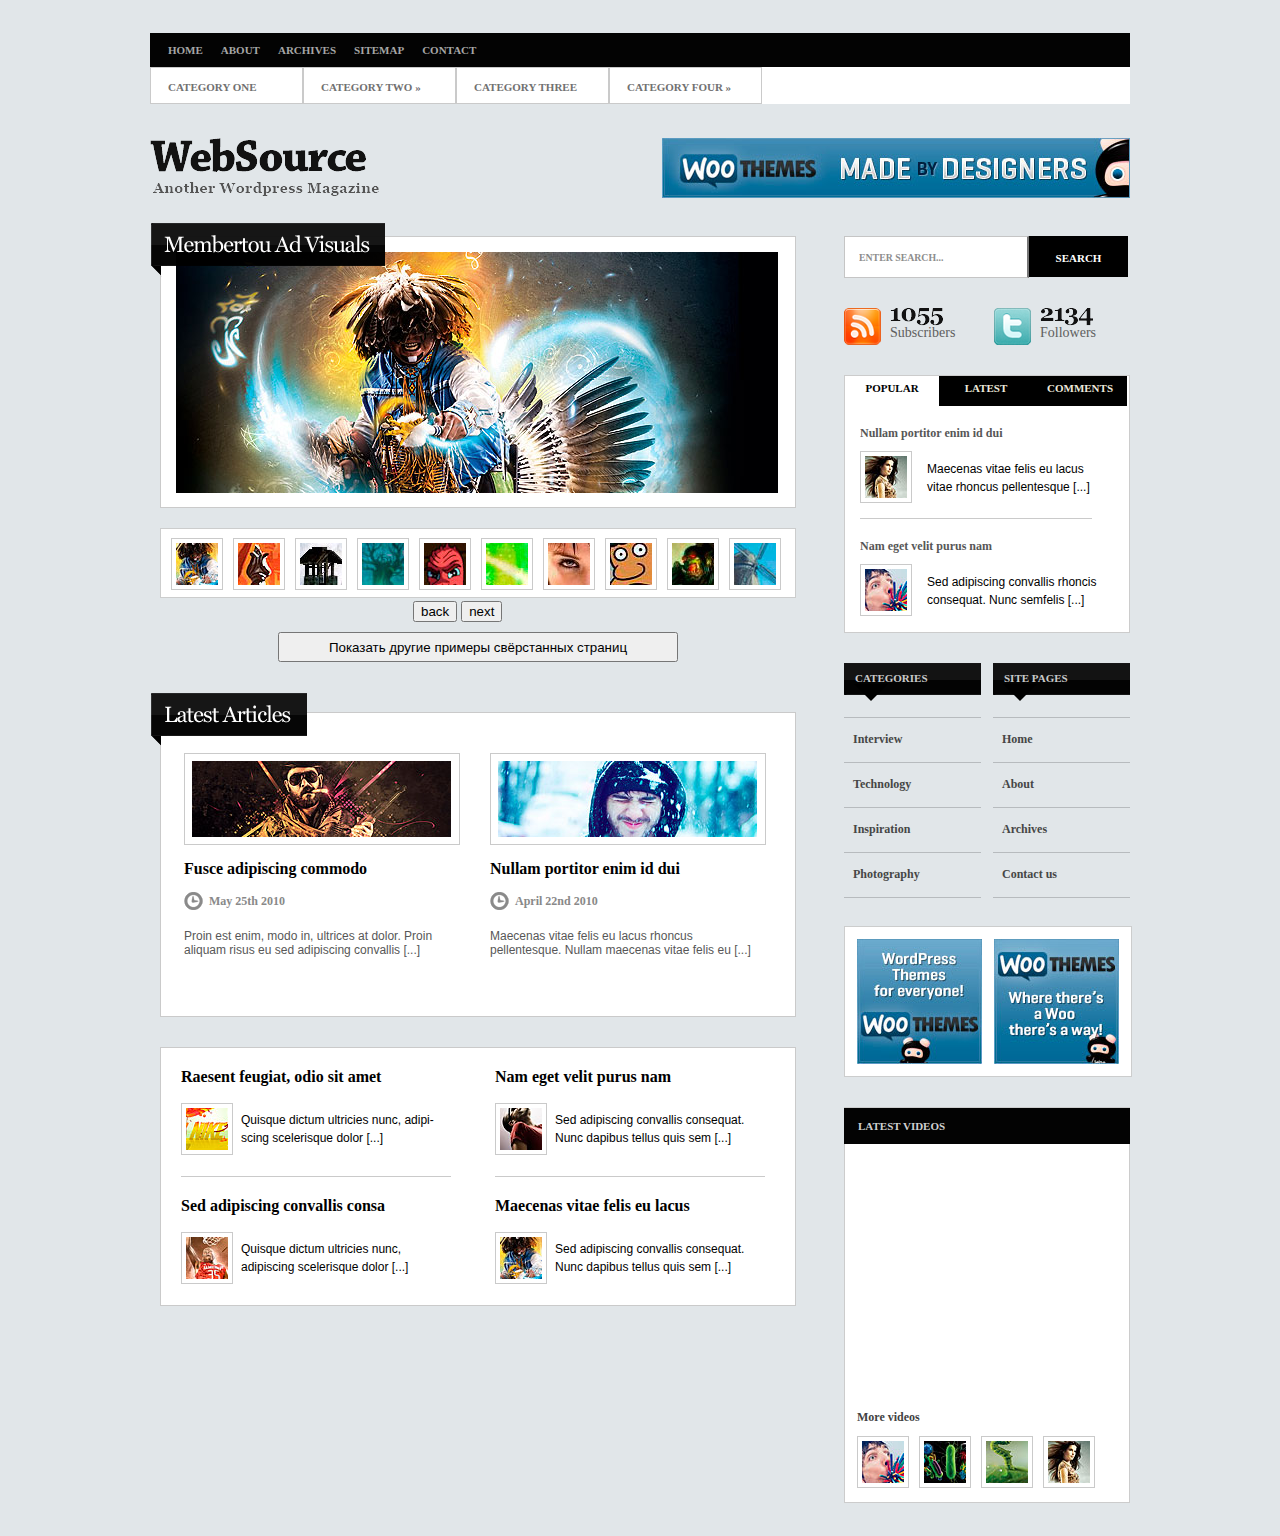
<file: index.html>
﻿<!DOCTYPE html PUBLIC "-//W3C//DTDXHTML 1.0 Transitional//EN" "http://www.w3.org/TR/xhtml1/DTD/xhtml1 - transitional.dtd"/>
<html xmlns="http://www.w3.org/1999/xhtml">


	<head>
		<meta http-equiv="Content-Type" content="text/html; charset=utf-8"/>
		<title>Websourse</title>
		<link href="css/style2.css" type="text/css" rel="stylesheet"/>
		<script type="text/javascript" src="js/jquery.js"></script>
		<script src="js/myscripts.js" type="text/javascript"></script>
	</head>
	<body>
		<div id="wrapper">
				<div id="menu1">
					<div id="top-menu1">
						<ul>
							<li><a href="#">HOME</a></li>
							<li><a href="#">ABOUT</a></li>
							<li><a href="#">ARCHIVES</a></li>
							<li><a href="#">SITEMAP</a></li>
							<li><a href="#">CONTACT</a></li>				
						</ul>
					</div>
				</div>
				
				
				<div id="top-menu2">
						<ul>
							<li><a href="#">CATEGORY ONE</a></li>
							<li><a href="#">CATEGORY TWO &raquo;</a>
								<ul>
									<li><a href="#">SUBCATEGORY 1</a></li>
									<li><a href="#">SUBCATEGORY 2</a></li>
									<li><a href="#">SUBCATEGORY 3 &raquo;</a>
										<ul>
											<li><a href="#">POSITION 1</a></li>
											<li><a href="#">POSITION 2</a></li>
											<li><a href="#">POSITION 3</a></li>
										</ul>
									</li>
								</ul>
							</li>
							<li><a href="#">CATEGORY THREE</a></li>
							<li><a href="#">CATEGORY FOUR &raquo;</a>
								<ul>
									<li><a href="#">POSITION 1</a></li>
									<li><a href="#">POSITION 2</a></li>
									<li><a href="#">POSITION 3</a></li>
								</ul>
							</li>									
						</ul>
					</div>
		
		
		<div id="header">
					<div id="logo">
						<a href="#"><img src="images/logo.png" alt="logo"/></a>
					</div>
					
					<div id="header-banner">
						<a href="#"><img src="images/banner.jpg" alt="banner" /></a>
					</div>			
				</div>
				
				
				
				<div id="wrapper-content">
					
					<div id="right-block">
						<!--Поиск-->
						<div id="search">
							<form action="#" method="post">
								<input type="text" value="ENTER SEARCH..."/>
								<input type="button" name="search" value="SEARCH"/>
							</form>							
						</div>
						<!--Поиск конец-->
						
						<!--Соцсети-->
							<div id="social">
								<div id="rss">
									<a class="float_left" href="#"><img src="images/rss.png" alt="rss"/></a>
									<img class="numbers" src="images/1055.png" alt="1055">
									<p>Subscribers</p>
								</div>
															
								
								<div id="twitter">
									<a class="float_left" href="#"><img src="images/twitter.png" alt="twitter"/></a>
									<img class="numbers" src="images/2134.png" alt="2134">
									<p>Followers</p>
								</div>
							
							</div>
						<!--Соцсети конец-->
							
												
							
							<div id="content-with-js">
								<div id="all-menu">
									<ul>
										<li><a href="#" id="sub_1" class="white">POPULAR</a></li>
										<li><a href="#" id="sub_2">LATEST</a></li>
										<li><a href="#" id="sub_3">COMMENTS</a></li>
									</ul>									
								</div>
								
								<div class="hideClass" id="content_1">
									<div class="menu_content">
										<div class="link"><a href="#">Nullam portitor enim id dui</a></div>
										<div class="img"><img src="images/img_girl.jpg" alt="girl"/></div>
										<div class="other">Maecenas vitae felis eu lacus vitae rhoncus pellentesque &#091;...&#093;</div>
									</div>
									<div class="line"></div>
									<div class="menu_content">
										<div class="link"><a href="#">Nam eget velit purus nam</a></div>
										<div class="img"><img src="images/img_man.jpg" alt="man"/></div>
										<div class="other">Sed adipiscing convallis rhoncis consequat. Nunc semfelis &#091;...&#093;</div>
									</div>
								</div>
								
								
								<div class="hideClass" id="content_2">
									<div class="menu_content">
										<div class="link"><a href="#">Нейтралитет во всём !</a></div>
										<div class="img"><img src="images/for_2.1.png" alt="img"/></div>
										<div class="other">Жил да был один неудачник. Всю жизнь посвятил &#091;...&#093;</div>
									</div>
									<div class="line"></div>
									<div class="menu_content">
										<div class="link"><a href="#">Герой и в Африке - герой !</a></div>
										<div class="img"><img src="images/for_2.2.png" alt="img"/></div>
										<div class="other">Шел 2017 год. WOW уже надоел, но &#091;...&#093;</div>
									</div>
								</div>
									
								<div class="hideClass" id="content_3">
									<div class="menu_content">
										<div class="link"><a href="#">Какое-нибудь бредовое заглавие</a></div>
										<div class="img"><img src="images/for_3.1.jpg" alt="img"/></div>
										<div class="other">А вы знали, что зависимые от курения люди не любят &#091;...&#093;</div>
									</div>
									<div class="line"></div>
									<div class="menu_content">
										<div class="link"><a href="#">Кое-что о шалостях</a></div>
										<div class="img"><img src="images/for_3.2.jpg" alt="img"/></div>
										<div class="other">Как вы думаете, сколько людей подглядывают за &#091;...&#093;</div>
									</div>
								</div>
								
							</div>
							
							
							<!--Блок со списками-->
							<div id="block-with-lists">
								<div class="vertical_list" id="left-list">
									<div class="title_list">
										CATEGORIES
									</div>
									<div class="body_list">
										<ul>
											<li><a href="#">Interview</a></li>
											<li><a href="#">Technology</a></li>
											<li><a href="#">Inspiration</a></li>
											<li><a href="#">Photography</a></li>
										</ul>
									</div>
								</div>
								
								<div class="vertical_list" id="right-list">
									<div class="title_list">
										SITE PAGES
									</div>
									<div class="body_list">
										<ul>
											<li><a href="#">Home</a></li>
											<li><a href="#">About</a></li>
											<li><a href="#">Archives</a></li>
											<li><a href="#">Contact us</a></li>
										</ul>
									</div>
								</div>							
							</div>					
							<!--Блок со списками конец-->
							
							<div class="clear"></div>
							<!--Блок с баннерами-->
							<div id="banners-block">
								<div id="left-banner">
								<a href="#"><img src="images/img_left.jpg" alt="left_banner"/></a>
								</div>
								<div id="right-banner">
								<a href="#"><img src="images/img_right.jpg" alt="right_banner"/></a>
								</div>
							</div>
							<!--Блок с баннерами конец-->
							
							
							
							<!--Блок с видео-->
							
							<div id="block-with-video">
								<div id="title-for-videoblock">
									LATEST VIDEOS
								</div>
								<div id="border">
									<div id="video-player">
										<iframe width="260" height="230" src="https://www.youtube.com/embed/dpZ5Fav1zlw" frameborder="0" allowfullscreen></iframe>
									</div>
									<p>More videos</p>
									<div id="other-video">
										<div class="video_img"><img src="images/img_man.jpg" alt="man"/></div>
										<div class="video_img"><img src="images/img_ameba.jpg" alt="girl"/></div>
										<div class="video_img"><img src="images/img_worm.jpg" alt="man"/></div>
										<div class="video_img"><img src="images/img_girl.jpg" alt="girl"/></div>
									</div>
								</div>
									
							</div>					
				</div>
				
				<div id="left-block">					
					<div id="main_img">
						<div id="relative">
							<img id="relative-pos" src="images/title_main.png" alt="title" />
						</div>						
						<img id="main-img" src="images/img_main.jpg" alt="main" />						
					</div>
					<div id="list-of-img">
						<ul>
							<li><a href="images/img_main.jpg"><div class="list_img"><img src="images/little_main.jpg" alt="main"/></div></a></li>
							<li><a href="images/alladin_main.jpg"><div class="list_img"><img src="images/alladin.jpg" alt="main"/></div></a></li>
							<li><a href="images/d2_main.jpg"><div class="list_img"><img src="images/d2.jpg" alt="main"/></div></a></li>
							<li><a href="images/forest_main.jpg"><div class="list_img"><img src="images/forest.jpg" alt="main"/></div></a></li>
							<li><a href="images/futurama_main.jpg"><div class="list_img"><img src="images/futurama.jpg" alt="main"/></div></a></li>
							<li><a href="images/orb_main.jpg"><div class="list_img"><img src="images/orb.jpg" alt="main"/></div></a></li>
							<li><a href="images/prince_main.jpg"><div class="list_img"><img src="images/prince.jpg" alt="main"/></div></a></li>
							<li><a href="images/simpson_main.jpg"><div class="list_img"><img src="images/simpson.jpg" alt="main"/></div></a></li>
							<li><a href="images/warcraft_main.jpg"><div class="list_img"><img src="images/warcraft.jpg" alt="main"/></div></a></li>
							<li><a href="images/wheel_main.jpg"><div class="list_img"><img src="images/wheel.jpg" alt="main"/></div></a></li>
						</ul>
					</div>
					<div class="center">
						<button id="back">back</button>
						<button id="next">next</button>
					</div>
					
					<!--Примеры вёрстки -->
					<button id='examples'>Показать другие примеры свёрстанных страниц</button>
					<div id='otherExamples'>
						<ul>
							<li><a href='LegoShop/indexLego.html' target="_blank"><img id='1' src='images/LegoShop.png'></a></li>
							<li><a href='Blog/indexBlog.html' target="_blank"><img id='2' src='images/Blog.png'></a></li>
							<li><a href='creative-studio/indexCS.html' target="_blank"><img id='3' src='images/CS.png'></a></li>
							<li><a href='magazine/indexM.html' target="_blank"><img id='4'src='images/Magazine.png'></a></li>
							<li><a href='Bluepink/indexBP.html' target="_blank"><img id='5' src='images/BP.png'></a></li>							
							<li></li>
						</ul>
					</div>
				
				
					<div id="wrapper4">
						<img id="relative-pos_2" src="images/title_main_2.png" alt="title"/>
						<div id="block1">
							<div class="leftFloat">
								<div class="articles" >
									<div class="img_for_artic">
										<img src="images/img_for_article1.jpg" alt="image"/>
									</div>
									<a href="#">Fusce adipiscing commodo</a>
									<ul>
										<li>May 25th 2010</li>
									</ul>
									<p>Proin est enim, modo in, ultrices at dolor. Proin aliquam risus eu sed adipiscing convallis &#091;...&#093;</p>
								</div>
							</div>
							<div class="rightFloat">
								<div class="articles" >
									<div class="img_for_artic">
										<img src="images/img_for_article2.jpg" alt="image"/>
									</div>
									<a href="#">Nullam portitor enim id dui</a>
									<ul>
										<li>April 22nd 2010</li>
									</ul>
									<p>Maecenas vitae felis eu lacus rhoncus pellentesque. Nullam maecenas vitae felis eu &#091;...&#093;</p>
								</div>
							</div>
						</div>
						
						<div id="block2">
							<div class="leftFloat">
								<div class="articles" >
									<div class="img_for_artic">
										<img src="images/img_for_article3.jpg" alt="image"/>
									</div>
									<a href="#">Donec non sapien eu orci ultri</a>
									<ul>
										<li>May 25th 2010</li>
									</ul>
									<p>Donec non sapien eu orci ultrices ultrices. Pellentesque vulputate nisl in nunc vestibulum &#091;...&#093;</p>
								</div>
							</div>
							<div class="rightFloat">
								<div class="articles" >
									<div class="img_for_artic">
										<img src="images/img_for_article4.jpg" alt="image"/>
									</div>
									<a href="#">Cras ligula neque, pellentesque </a>
									<ul>
										<li>April 22nd 2010</li>
									</ul>
									<p>Cras ligula neque, pellentesque eu volutpat eget, tempus id lacus. Sed eros massa &#091;...&#093;</p>
								</div>
							</div>
						</div>
										
						<div class="clear"></div>
									
					</div>
					
					
					<div id="otherArticles">
											
						<div id="leftFloat">
							<div class="topArt">
								<div class="OthArtlink"><a href="#">Raesent feugiat, odio sit amet</a></div>
								<div class="img"><img src="images/small1.jpg" alt="img"/></div>
								<div class="words">Quisque dictum ultricies nunc, adipi-<br/>scing scelerisque dolor &#091;...&#093;</div>
							</div>
							
							<div class="bottomArt">
								<div class="OthArtlink"><a href="#">Sed adipiscing convallis consa</a></div>
								<div class="img"><img src="images/small2.jpg" alt="img"/></div>
								<div class="words">Quisque dictum ultricies nunc, adipiscing scelerisque dolor &#091;...&#093;</div>
							</div>
					
								
					
							
						</div>
					
						<div id="rightFloat">
							<div class="topArt">
								<div class="OthArtlink"><a href="#">Nam eget velit purus nam </a></div>
								<div class="img"><img src="images/small3.jpg" alt="img"/></div>
								<div class="words">Sed adipiscing convallis consequat. Nunc dapibus tellus quis sem &#091;...&#093;</div>
							</div>
							<div class="bottomArt">
								<div class="OthArtlink"><a href="#">Maecenas vitae felis eu lacus</a></div>
								<div class="img"><img src="images/little_main.jpg" alt="img"/></div>
								<div class="words">Sed adipiscing convallis consequat. Nunc dapibus tellus quis sem &#091;...&#093;</div>
							</div>						
						</div>
					</div>
				
				
				</div>
			</div>
		
		
		
		
			<div class="clear"></div>
		
		
		
		
		
		
		
		
		
		
		
		
		
		
		
		
		
		
		
		
		</div>
	
	
	
	
		
	
	
	
	
	</body>
</file>
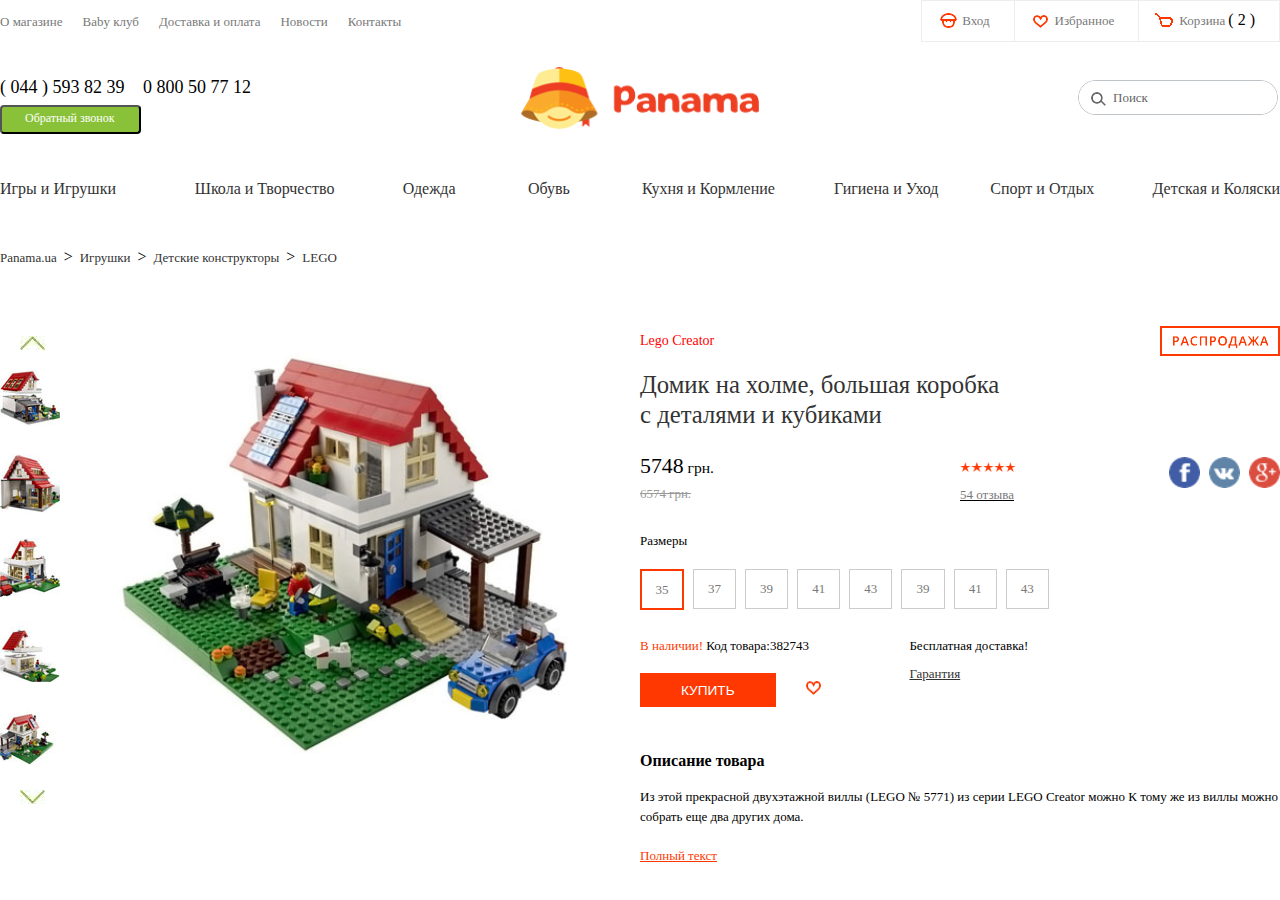
<file: LegoShop/mobile/index.html>
﻿<!DOCTYPE html PUBLIC "-//W3C//DTDXHTML 1.0 Transitional//EN" "http://www.w3.org/TR/xhtml1/DTD/xhtml1 - transitional.dtd"/>

<html xmlns="http://www.w3.org/1999/xhtml">

<head>
		<meta http-equiv="Content-Type" content="text/html; charset=utf-8"/>
		<title>World of Lego</title>
		<link href="css/styles.css" type="text/css" rel="stylesheet"/>
		<script>			
			if(window.screen.width > 1023){			
				window.location = '../indexLego.html';
			}
		</script>
		<script src="js/myscripts.js" type="text/javascript"></script>
</head>

<body>
	<div id='wrapper'>
		<div id='header'>
			<div class='callback'>
				<div id='numbers'>
					<span>&#40 044 &#41 593 82 39</span>   0 800 50 77 12
				</div>

				<div id='callback_btn'>
					<p>Callback</p>
				</div>
				
			</div>	
			
			<div id='logo_menu_basket'>
				<div id='menu'>
					<a href='#'><img src='images/menu.png' alt='menu'/></a>
				</div>
				
				<div id='logo'>
					<a href="index.html"><img src='images/logo.png' alt='Panama'/></a>
				</div>
						
				<div id='basket'>
					<a href="#"><img src='images/basket_red.png' alt='Panama'/></a>
				</div>
			</div>
		</div>
		
		<div id='product'>
			<div class='class_of_product'>Lego Creator</div>
			
			<div id='name_of_pr'>Домик на холме, большая коробка с деталями и кубиками</div>
			
			<div id='image'><img src='../images/house_5b.jpg' alt='lego-home'/></div>
			
			<div class='price'>
							<span>5854</span> грн.
							<div>6574 грн.</div>
			</div>
			
			<div class='rating'>
								<img src="../images/star.png" alt="star"/><img src="../images/star.png" alt="star"/><img src="../images/star.png" alt="star"/><img src="../images/star.png" alt="star"/><img src="../images/star.png" alt="star"/></br>
								<div><a href='#'>54 отзыва</a></div>
			</div>
			<div class='clear'></div>
			<div id='button'>Купить</div>
			
			<div id='code_favorite'>
				<div id='code'><span>В наличии!</span>Код товара:<span>382743</span></div>
				<div><a href='#'><img src='../images/wish.png' alt='Нравится'/></a></div>
			
			</div>
			<div class='clear'></div>
		</div>
		
		<div id='description'>
			<p>Описание товара</p>
			<p aver=''>
				Из этой прекрасной двухэтажной виллы (LEGO №5771) из серии LEGO Creator можно собрать две другие отличные модели. На площадке для гриля житель этого дома может отлично отдохнуть вместе со своим псом. Дверной звонок на вилле работает и сопровождается собачьим лаем. К тому же из виллы можно собрать ещё два других дома. <span class="hidden">Этот текст должен быть скрыт, но если Вы нажали на кнопку 	&#8243;Полный текст	&#8243;, то непременно увидите скрытое послание, оставленное разработчиками этого сайта:<br/> <span>Приятного тестирования сайта! </span></span>
			</p>
			<p hideDescr=''>Полный текст</p>
		</div>
	
		<div id='footer'>
	
			<div id='footer-left'>
				<a href=''>Бесплатная доставка</a></br>
				<a href=''>Гарантия</a>
			</div>
		
			<div class='social'>
				<a href="https://myaccount.google.com/"><img src='../images/google.png' alt='google+'/></a>
				<a href="https://vk.com/"><img src='../images/vk.png' alt='vkontakte'/></a>
				<a href="https://www.facebook.com/" target="_blank"><img src='../images/facebook.png' alt='facebook'/></a>
				<div class='clear'></div>				
			</div>
		<div class='clear'></div>
	
		</div>
	
	
	
	
	
	
	
	
	</div>

</body>
</file>
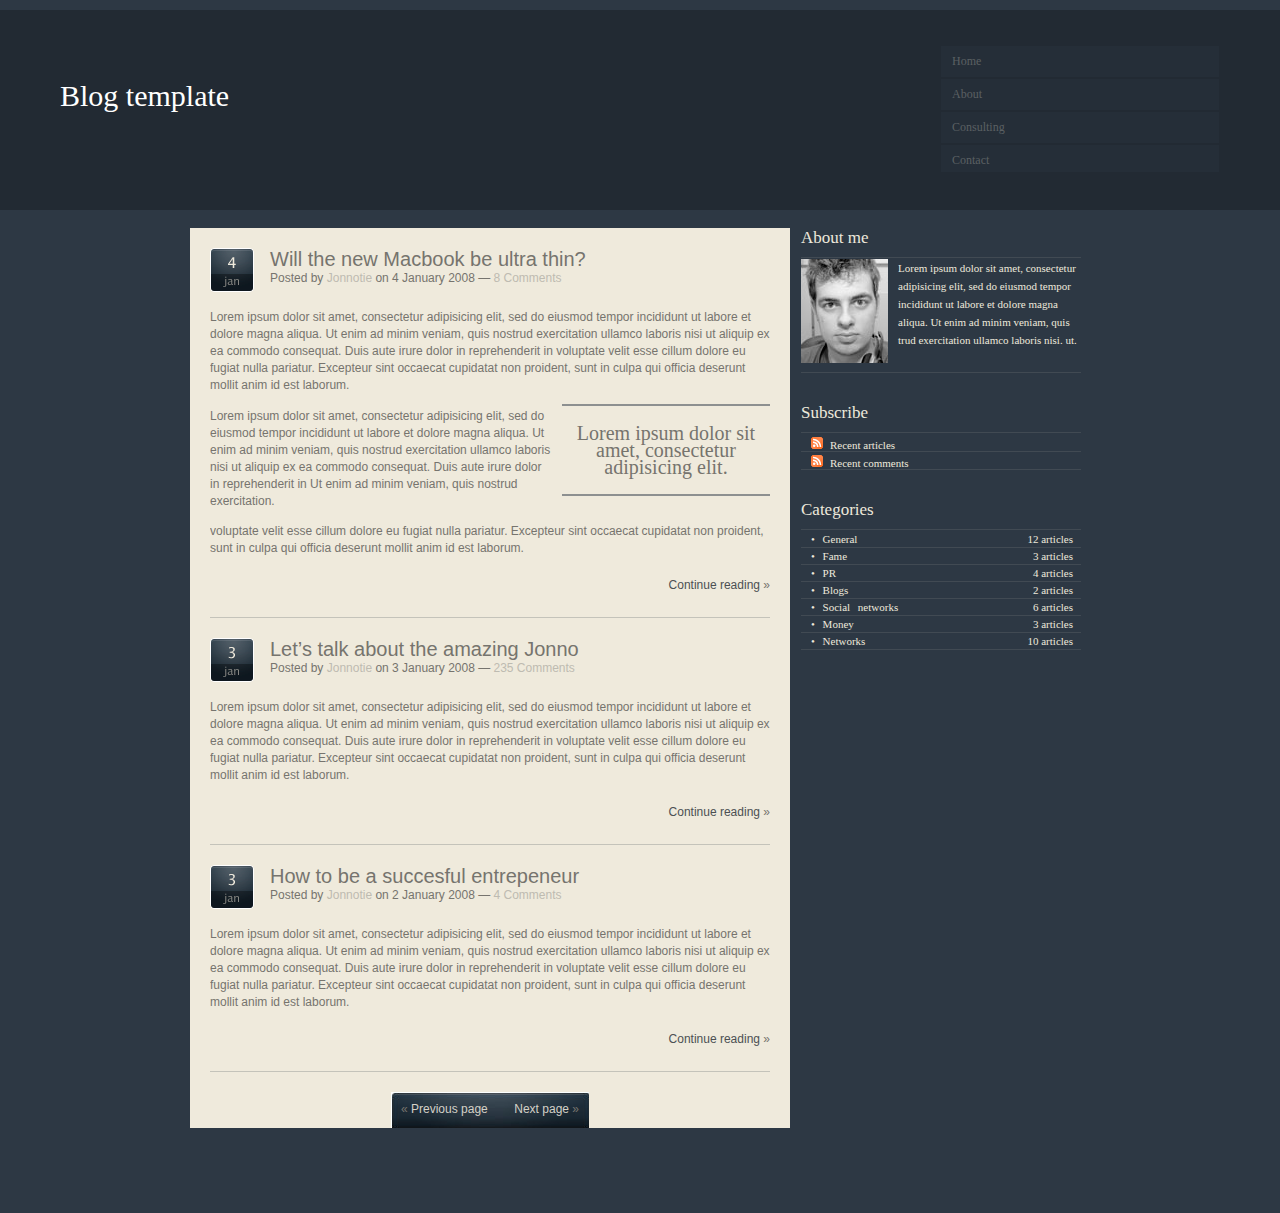
<file: Blog/indexBlog.html>
﻿<!DOCTYPE html PUBLIC "-//W3C//DTDXHTML 1.0 Transitional//EN" "http://www.w3.org/TR/xhtml1/DTD/xhtml1 - transitional.dtd"/>
<html xmlns="http://www.w3.org/1999/xhtml">


	<head>
		<meta http-equiv="Content-Type" content="text/html; charset=utf-8"/>
		<title>Blog template</title>
		<link href="cssBlog/style.css" type="text/css" rel="stylesheet"/>
	</head>
		<body>
			<div id="header">
				<div id="header-content">
					<div id="logo">
						<a href="#">Blog template</a>
					</div>
						
					<div id="header-menu">
						<ul>
						<li><a href="#">Home</a></li>
						<li><a href="#">About</a></li>
						<li><a href="#">Consulting</a></li>
						<li><a href="#">Contact</a></li>
						</ul>
					</div>
				</div>
				
			</div>
			<div id="wrapper">
				<div id ="sidebar">
					<h2>About me</h2>
					<div id="about_me_content">
						<div id="my_photo"><img src="imagesBlog/my_photo.jpg" alt="my photo"></div>
						<div id="about_me_text"><p>Lorem ipsum dolor sit amet,
						consectetur adipisicing elit, sed do eiusmod tempor
						incididunt ut labore et dolore magna aliqua. Ut enim
						ad minim veniam, quis trud exercitation ullamco laboris
						nisi. ut.</p></div>
					</div>
					
					<h2>Subscribe</h2>
					<div id="subscribe">
						<ul> 
							<li><a href="#">Recent articles</a></li>
							<li><a href="#">Recent comments</a></li>
						</ul>
					</div>
					
					<h2>Categories</h2>
					<div id="wrapper_sidebar">
						<div class="rows">
							<div class="left">&bull; <a href="#">General</a></div>
							<div class="right"><a href="#">12 articles</a></div>
						</div>
						<div class="rows">
							<div class="left">&bull; <a href="#">Fame</a></div>
							<div class="right"><a href="#">3 articles</a></div>
						</div>
						<div class="rows">
							<div class="left">&bull; <a href="#">PR</a></div>
							<div class="right"><a href="#">4 articles</a></div>
						</div>
						<div class="rows">
							<div class="left">&bull; <a href="#">Blogs</a></div>
							<div class="right"><a href="#">2 articles</a></div>
						</div>
						<div class="rows">
							<div class="left">&bull; <a href="#">Social networks</a></div>
							<div class="right"><a href="#">6 articles</a></div>
						</div>
						<div class="rows">
							<div class="left">&bull; <a href="#">Money</a></div>
							<div class="right"><a href="#">3 articles</a></div>
						</div>
						<div class="rows">
							<div class="left">&bull; <a href="#">Networks</a></div>
							<div class="right"><a href="#">10 articles</a></div>
						</div>
						
					</div>
				</div>
				<div id="content">
					<!--Статья 1--> 
					<div class="post">
						<div class="date">
							<img src="imagesBlog/image1.png" alt="дата1">
						</div>
						<h2><a href="#">Will the new Macbook be ultra thin?</a></h2>
						<p class="post-published">Posted by <a href="#">Jonnotie</a> on 4 January 2008 — <a href="#">8 Comments</a></p>
						<div class="post-content">
							<div id="post_1"><p>Lorem ipsum dolor sit amet, consectetur adipisicing elit, sed do eiusmod tempor incididunt ut labore et dolore magna aliqua.
							Ut enim ad minim veniam, quis nostrud exercitation ullamco laboris nisi ut aliquip ex ea commodo consequat. Duis aute irure dolor in reprehenderit
							in voluptate velit esse cillum dolore eu fugiat nulla pariatur. Excepteur sint occaecat cupidatat non proident, sunt in culpa qui officia deserunt
							mollit anim id est laborum.</p>
							</div>
							<div id="post_2">Lorem ipsum dolor sit amet, consectetur adipisicing elit.</div>
							<div id="post_3"><p>Lorem ipsum dolor sit amet, consectetur adipisicing elit, sed do eiusmod tempor incididunt ut labore et dolore magna aliqua. 
							Ut enim ad minim veniam, quis nostrud exercitation ullamco laboris nisi ut aliquip ex ea commodo consequat. Duis aute irure dolor in reprehenderit
							in Ut enim ad minim veniam, quis nostrud exercitation.</p>
							</div>
							<div id="post_4">voluptate velit esse cillum dolore eu fugiat nulla pariatur. Excepteur sint occaecat cupidatat non proident, sunt in culpa qui officia
							deserunt mollit anim id est laborum.
							</div>
							<div class="link-read"><a href="#">Continue reading</a> &raquo;</div>
						</div>
					
					</div>
					
					<!--Статья 2--> 
					<div class="post">
						<div class="date">
							<img src="imagesBlog/image2.png" alt="дата2">
						</div>
						<h2><a href="#">Let’s talk about the amazing Jonno</a></h2>
						<p class="post-published">Posted by <a href="#">Jonnotie</a> on 3 January 2008 — <a href="#">235 Comments</a></p>
						<div class="post-content">
							<div id="post_5"><p>Lorem ipsum dolor sit amet, consectetur adipisicing 
							elit, sed do eiusmod tempor incididunt ut labore et dolore magna aliqua.
							Ut enim ad minim veniam, quis nostrud exercitation ullamco laboris nisi ut
							aliquip ex ea commodo consequat. Duis aute irure dolor in reprehenderit in 
							voluptate velit esse cillum dolore eu fugiat nulla pariatur. Excepteur sint 
							occaecat cupidatat non proident, sunt in culpa qui officia deserunt mollit 
							anim id est laborum.</p>
							</div>
							
							<div class="link-read"><a href="#">Continue reading</a> &raquo;</div>
						</div>
					
					</div>
					
					<!--Статья 3--> 
					<div class="post">
						<div class="date">
							<img src="imagesBlog/image2.png" alt="дата2">
						</div>
						<h2><a href="#">How to be a succesful entrepeneur</a></h2>
						<p class="post-published">Posted by <a href="#">Jonnotie</a> on 2 January 2008 — <a href="#">4 Comments</a></p>
						<div class="post-content">
							<div id="post_6"><p>Lorem ipsum dolor sit amet, consectetur adipisicing
							elit, sed do eiusmod tempor incididunt ut labore et dolore magna aliqua.
							Ut enim ad minim veniam, quis nostrud exercitation ullamco laboris nisi 
							ut aliquip ex ea commodo consequat. Duis aute irure dolor in reprehenderit
							in voluptate velit esse cillum dolore eu fugiat nulla pariatur. Excepteur 
							sint occaecat cupidatat non proident, sunt in culpa qui officia deserunt
							mollit anim id est laborum.</p>
							</div>
							
							<div class="link-read"><a href="#">Continue reading</a> &raquo;</div>
						</div>
					
					</div>
					
					<div id="page">
						<div id="left_page">&laquo; <a href="#">Previous page</a></div>
						<div id="right_page"><a href="#">Next page</a> &raquo;</div>
					</div>
				
				
				</div>
			
			</div>
			
		</body>
</html>
</file>
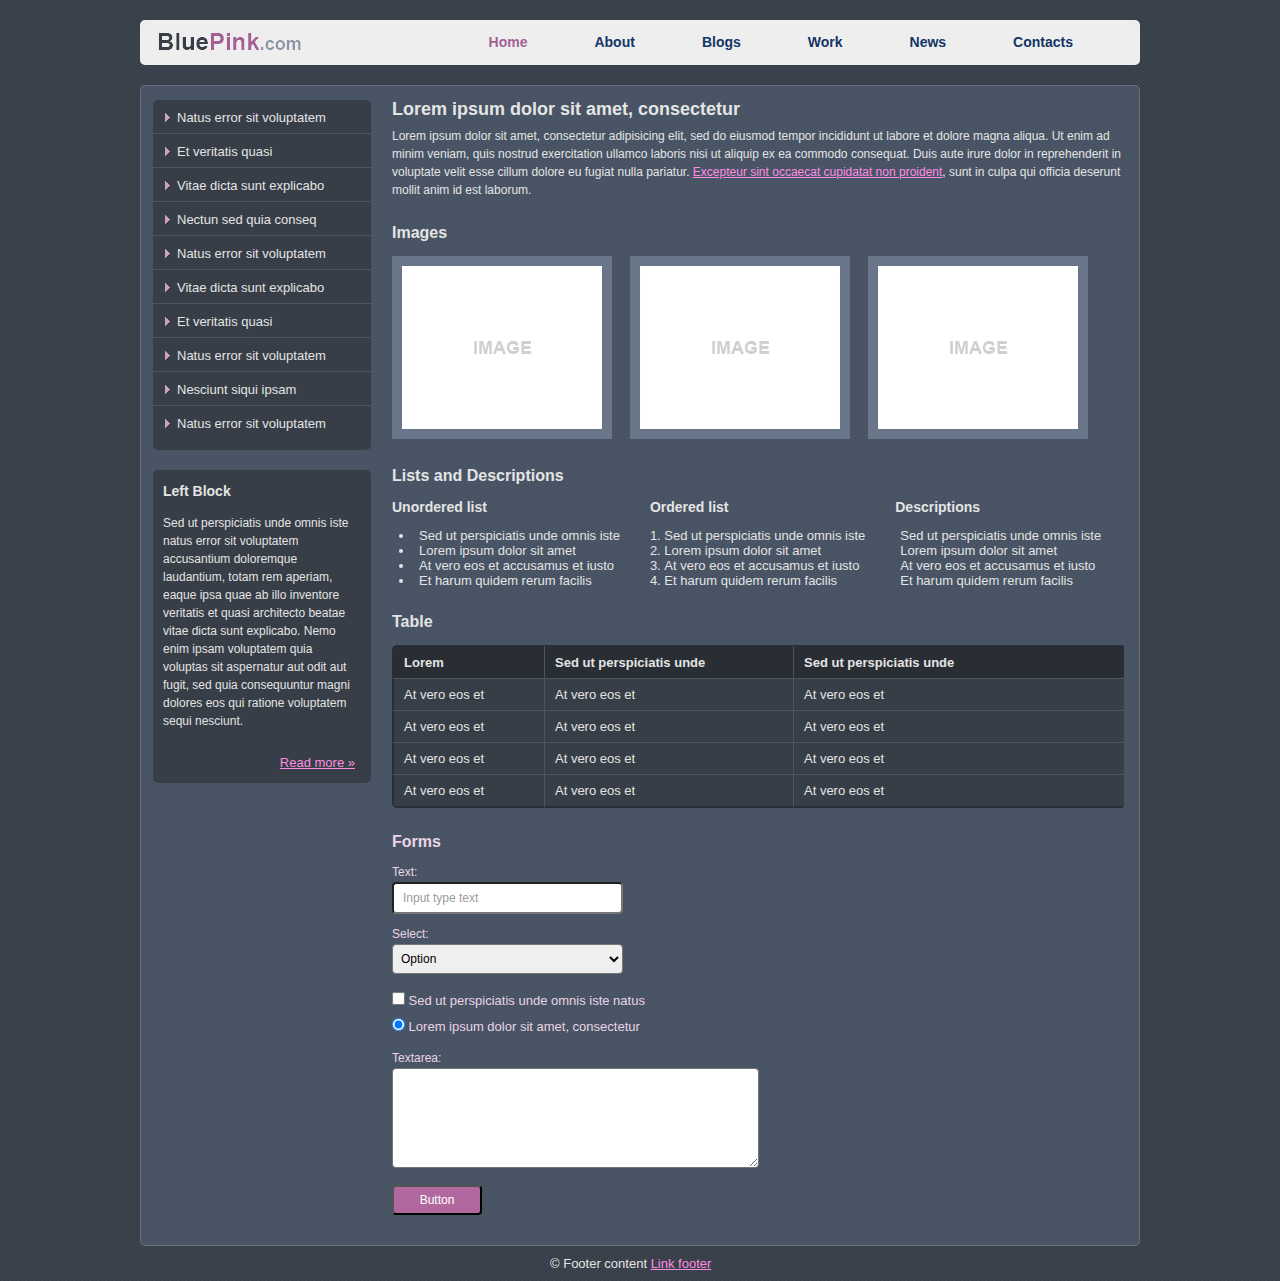
<file: Bluepink/indexBP.html>
﻿<!DOCTYPE html PUBLIC "-//W3C//DTDXHTML 1.0 Transitional//EN" "http://www.w3.org/TR/xhtml1/DTD/xhtml1 - transitional.dtd"/>
<html xmlns="http://www.w3.org/1999/xhtml">


	<head>
		<meta http-equiv="Content-Type" content="text/html; charset=utf-8"/>
		<title>Bluepink</title>
		<link href="cssBP/style.css" type="text/css" rel="stylesheet"/>
	</head>
		<body>
			<div id="wrapper">
				<div id="header">
					<div id="logo">
						<a href="#"><img src="imagesBP/logo.png" alt="logo"/></a>
					</div>
					<div id="header-menu">
								<ul id="start">
								<li><a class="active" href="#">Home</a></li>
								<li><a href="#">About</a></li>
								<li><a href="#">Blogs</a></li>
								<li><a href="#">Work</a></li>
								<li><a href="#">News</a></li>
								<li><a href="#">Contacts</a></li>
								</ul>
					</div>
				</div>
				
				<div id="primary">
					<div id="sidebar">
						<div id="sidebar_menu">											
							<ul>
								<li><a href="#">Natus error sit voluptatem</a></li>
								<li><a href="#">Et veritatis quasi</a></li>
								<li><a href="#">Vitae dicta sunt explicabo</a></li>
								<li><a href="#">Nectun sed quia conseq</a></li>
								<li><a href="#">Natus error sit voluptatem</a></li>
								<li><a href="#">Vitae dicta sunt explicabo</a></li>
								<li><a href="#">Et veritatis quasi</a></li>
								<li><a href="#">Natus error sit voluptatem</a></li>
								<li><a href="#">Nesciunt siqui ipsam</a></li>
								<li><a href="#">Natus error sit voluptatem</a></li>
							</ul>
						</div>
						
						<div id="sidebar_content">
							<h2>Left Block</h2>
							<p>Sed ut perspiciatis unde omnis iste natus
							error sit voluptatem accusantium doloremque 
							laudantium, totam rem aperiam, eaque ipsa quae 
							ab illo inventore veritatis et quasi architecto
							beatae vitae dicta sunt explicabo. Nemo enim ipsam
							voluptatem quia voluptas sit aspernatur aut odit aut
							fugit, sed quia consequuntur magni dolores eos qui 
							ratione voluptatem sequi nesciunt.</p>
							<a href="#">Read more &raquo;</a>
						</div>
					
					</div>
					
					
					<div id="content">
						<h2>Lorem ipsum dolor sit amet, consectetur</h2>
						<p>Lorem ipsum dolor sit amet, consectetur adipisicing elit, sed do eiusmod
							tempor incididunt ut labore et dolore magna aliqua. Ut enim ad minim veniam,
							quis nostrud exercitation ullamco laboris nisi ut aliquip ex ea commodo consequat.
							Duis aute irure dolor in reprehenderit in voluptate velit esse cillum dolore eu fugiat
							nulla pariatur. <a href="#">Excepteur sint occaecat cupidatat non proident</a>, sunt in culpa qui officia
							deserunt mollit anim id est laborum.</p>
					</div>
					
					<div id="images">
						<h2>Images</h2>
						<div class="image"><img src="imagesBP/image.png" alt="картинка"/></div>
						<div class="image"><img src="imagesBP/image.png" alt="картинка"/></div>
						<div class="image"><img src="imagesBP/image.png" alt="картинка"/></div>
					</div>
				
					<div id="lists">
						<h2>Lists and Descriptions</h2>
						
						<div class="list">
						<h3>Unordered list</h3>
						<ul>
							<li>Sed ut perspiciatis unde omnis iste</li>
							<li>Lorem ipsum dolor sit amet</li>
							<li>At vero eos et accusamus et iusto</li>
							<li>Et harum quidem rerum facilis</li>
						</ul>
						</div>
						
						<div class="list">
						<h3>Ordered list</h3>
						<ol>
							<li>Sed ut perspiciatis unde omnis iste</li>
							<li>Lorem ipsum dolor sit amet</li>
							<li>At vero eos et accusamus et iusto</li>
							<li>Et harum quidem rerum facilis</li>
						</ol>
						</div>
						
						<div class="list">
						<h3>Descriptions</h3>
						<ul id="list-style-none">
							<li class="li_bold">Sed ut perspiciatis unde omnis iste</li>
							<li class="li_italic">Lorem ipsum dolor sit amet</li>
							<li class="li_bold">At vero eos et accusamus et iusto</li>
							<li class="li_italic">Et harum quidem rerum facilis</li>
						</ul>
						</div>
					</div>
					
					<div id="table-content">
						<h2>Table</h2>
					
					
							<div id="table">				
									<table>
										<tr>
											<th>Lorem</th>
											<th class="table1">Sed ut perspiciatis unde</th>
											<th>Sed ut perspiciatis unde</th>
										</tr>
										
										<tr>
											<td>At vero eos et</td>
											<td class="table1">At vero eos et</td>
											<td>At vero eos et</td>
										</tr>
										
										<tr>
											<td>At vero eos et</td>
											<td class="table1">At vero eos et</td>
											<td>At vero eos et</td>
										</tr>
										
										<tr>
											<td>At vero eos et</td>
											<td class="table1">At vero eos et</td>
											<td>At vero eos et</td>
										</tr>
										
										<tr>
											<td>At vero eos et</td>
											<td class="table1">At vero eos et</td>
											<td>At vero eos et</td>
										</tr>
									</table>
								
								</div>
							</div>
							
							<div id="forms">
								<h2>Forms</h2>
								
								<form action="#" method="post">
									<div id="textdiv">
										<p><label for="text">Text:</p>
										<input type="text" name="login" value="Input type text" id="text"/>
									</div>
									<div id="select">
										<p>Select:</p>
										<select name="select">
											<option>Option</option>
											<option>Option2</option>
											<option>Option3</option>
										</select>
									</div>
									<div id="checkbox">
										<label><input type="checkbox" name="checkbox"/> Sed ut perspiciatis unde omnis iste natus</label><br/>
									</div>
									<div id="radio">
										<label><input type="radio" name="radio" value="1" checked="checked"/> Lorem ipsum dolor sit amet, consectetur </label><br/>
									</div>
									<div id="textareadiv">
										<p><label for="textarea">Textarea:</label></p>
										<textarea name="textarea" id="textarea" rows="7" cols="50"></textarea></br>
									</div>
									<div id="button">
										<input type="button" name="button" value="Button"/>
									</div>
								
								
								</form>
							
							
							
							
							
							</div>
							
							
							
							
							
							
							
							
							
						</div>
							
						<div id="footer">
							<p>&copy; Footer content <a href="#start">Link footer</a></p>
						</div>
						
					</div>
				
				
</body>
</html>
</file>
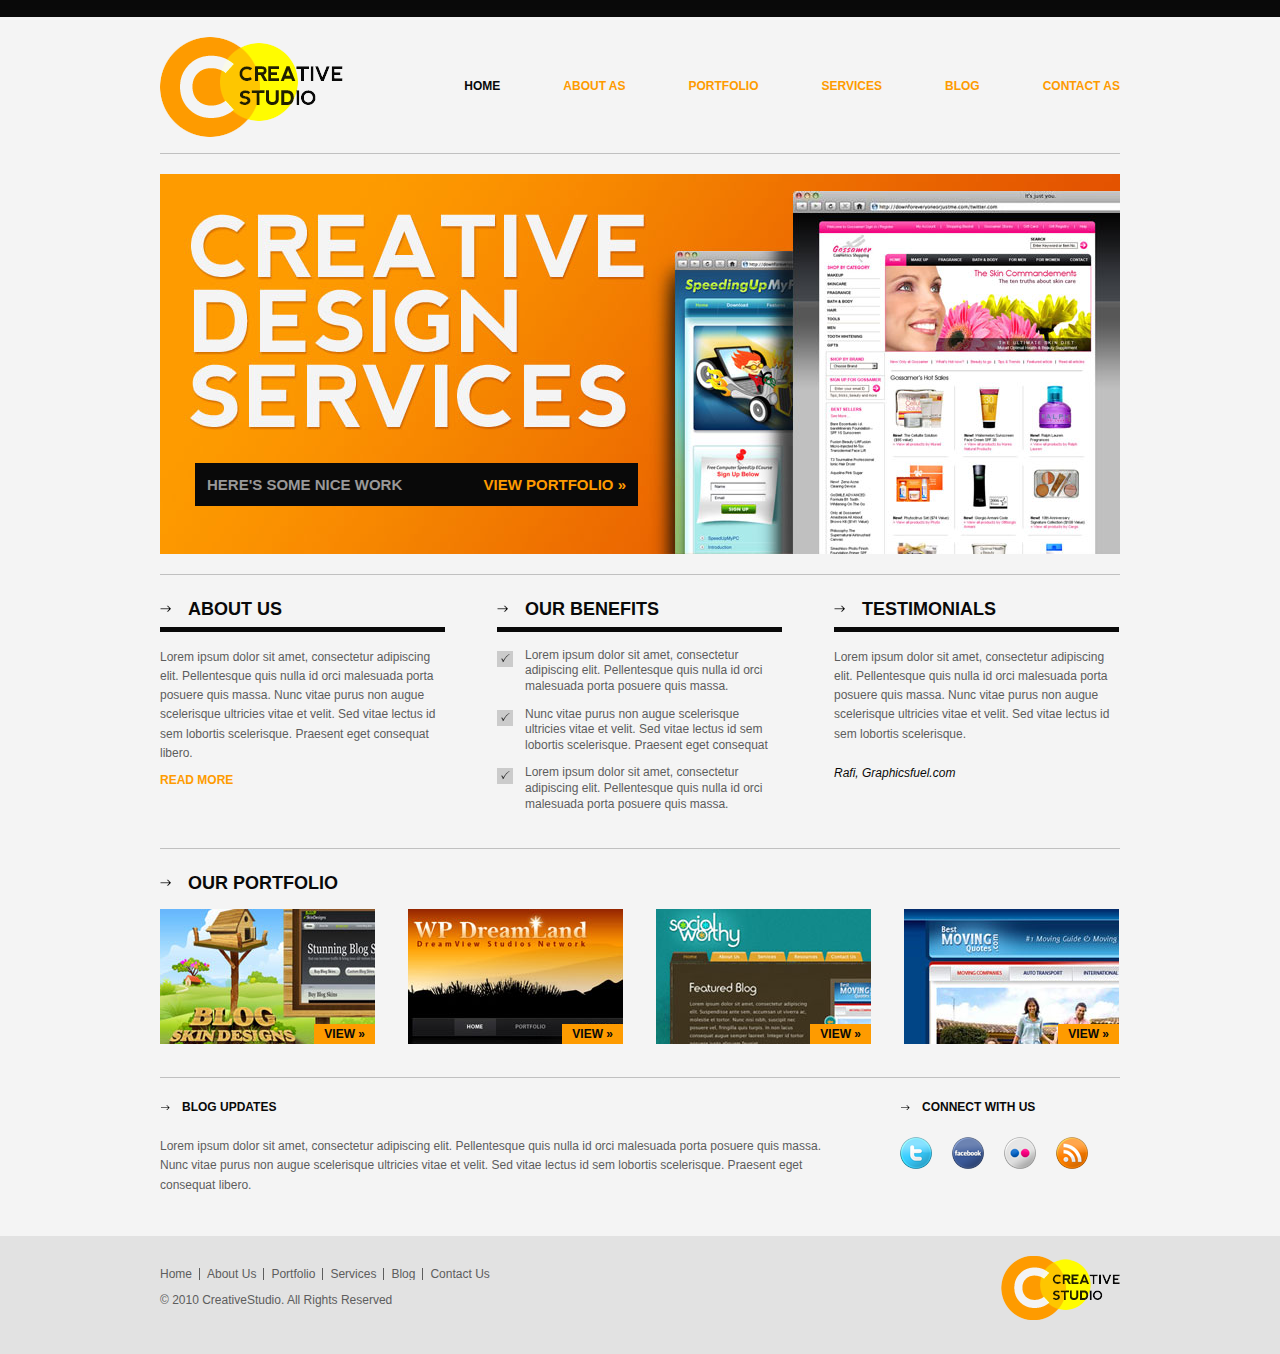
<file: creative-studio/indexCS.html>
﻿<!DOCTYPE html PUBLIC "-//W3C//DTDXHTML 1.0 Transitional//EN" "http://www.w3.org/TR/xhtml1/DTD/xhtml1 - transitional.dtd">
<html xmlns="http://www.w3.org/1999/xhtml">


	<head>
		<meta http-equiv="Content-Type" content="text/html; charset=utf-8" />
		<title>Creative studio</title>
		<link href="cssCS/style.css" type="text/css" rel="stylesheet"/>
		<!--[if IE 7]>
		<link href="css/ie7.css" type="text/css" rel="stylesheet"/>
		<![endif]-->
	</head>
	
	
	
	<body>
		<div id="top-line"></div>
		
		<div id="wrapper">
			<div id="header">
				<div id="logo">
					<a href="indexCS.html"><img src="imagesCS/logo.png" alt="logo"/></a>
				</div>
				
				<div id="menu">
				<ul>
					<li><a class="active" href="indexCS.html">Home</a></li>
					<li><a href="#">About as</a></li>
					<li><a href="#">Portfolio</a></li>
					<li><a href="#">Services</a></li>
					<li><a href="#">Blog</a></li>
					<li><a href="#">Contact as</a></li>
				</ul>
				
				</div>
				
				
				
				
				
			</div>
			
			
			
			<div id="header-image">
				<div id="black-box">
					<p>Here's some nice work <a href="#">View portfolio &raquo;</a></p>
				</div>
			</div>
			
			<div id="content">
			
			<div class="content-box">
				<h2>About us</h2>
				<p>Lorem ipsum dolor sit amet, consectetur adipiscing elit. Pellentesque quis nulla id orci malesuada porta posuere quis massa. Nunc vitae purus non augue scelerisque ultricies vitae et velit. Sed vitae lectus id sem lobortis scelerisque. Praesent eget consequat libero. </p>
				<p><a href="#">Read more</a></p>
			</div>
			
			<div class="content-box">
				<h2>Our benefits</h2>
				<ul>
					<li>Lorem ipsum dolor sit amet, consectetur adipiscing elit. Pellentesque quis nulla id orci malesuada porta posuere quis massa. </li>
					<li>Nunc vitae purus non augue scelerisque ultricies vitae et velit. Sed vitae lectus id sem lobortis scelerisque. Praesent eget consequat</li>
					<li>Lorem ipsum dolor sit amet, consectetur adipiscing elit. Pellentesque quis nulla id orci malesuada porta posuere quis massa. </li>
				</ul>
			</div>
			
			
			
			<div class="content-box" id="content-box">
				<h2>Testimonials</h2>
				<p>Lorem ipsum dolor sit amet, consectetur adipiscing elit. Pellentesque quis nulla id orci malesuada porta posuere quis massa. Nunc vitae purus non augue scelerisque ultricies vitae et velit. Sed vitae lectus id sem lobortis scelerisque. </p>
				<p class="italic-text">Rafi, Graphicsfuel.com</p>
			</div>
			
			
			</div>
			
			<div id="portfolio">
				<h2>Our portfolio</h2>
				
				<div class="portfolio-image">
					<img src="imagesCS/portfolio_1.jpg" alt="Портфолио 1"/>
					<a href="#">view &raquo</a>
				</div>
				
				<div class="portfolio-image">
					<img src="imagesCS/portfolio_2.jpg" alt="Портфолио 2"/>
					<a href="#">view &raquo</a>
				</div>
				
				<div class="portfolio-image">
					<img src="imagesCS/portfolio_3.jpg" alt="Портфолио 3"/>
					<a href="#">view &raquo</a>
				</div>
				
				<div class="portfolio-image" id="portfolio-image">
					<img src="imagesCS/portfolio_4.jpg" alt="Портфолио 4"/>
					<a href="#">view &raquo</a>
				</div>
				
			</div>
			
			
			<div id="bottom-row">
				<div id="blog">
					<h3>Blog updates</h3>
					<p>Lorem ipsum dolor sit amet, consectetur adipiscing elit. Pellentesque quis nulla id orci malesuada porta posuere quis massa. Nunc vitae purus non augue scelerisque ultricies vitae et velit. Sed vitae lectus id sem lobortis scelerisque. Praesent eget consequat libero. </p>
				</div>
					
				<div id="social">
					<h3>Connect with us</h3>
					<ul>
						<li><a href="#"><img src="imagesCS/twitter_icon.png" alt="Twitter"></a></li>
						<li><a href="#"><img src="imagesCS/facebook_icon.png" alt="Facebook"></a></li>
						<li><a href="#"><img src="imagesCS/flickr_icon.png" alt="Flickr"></a></li>
						<li><a href="#"><img src="imagesCS/rss_icon.png" alt="RSS"></a></li>
					</ul>
				</div>
			</div>
			
			
						
			
		</div>
		
		
		<div id="footer">
			<div id="footer-content">
				<ul>
					<li><a href="#">Home</a></li>
					<li><a href="#">About Us</a></li>
					<li><a href="#">Portfolio</a></li>
					<li><a href="#">Services</a></li>
					<li><a href="#">Blog</a></li>
					<li><a href="#">Contact Us</a></li>
				</ul>
				<div class="clear"></div>
				<p>&copy; 2010 CreativeStudio. All Rights Reserved</p>
				<div id="logo-footer"></div>
			</div>
		</div>
	
	
	</body>
	
</html>
</file>
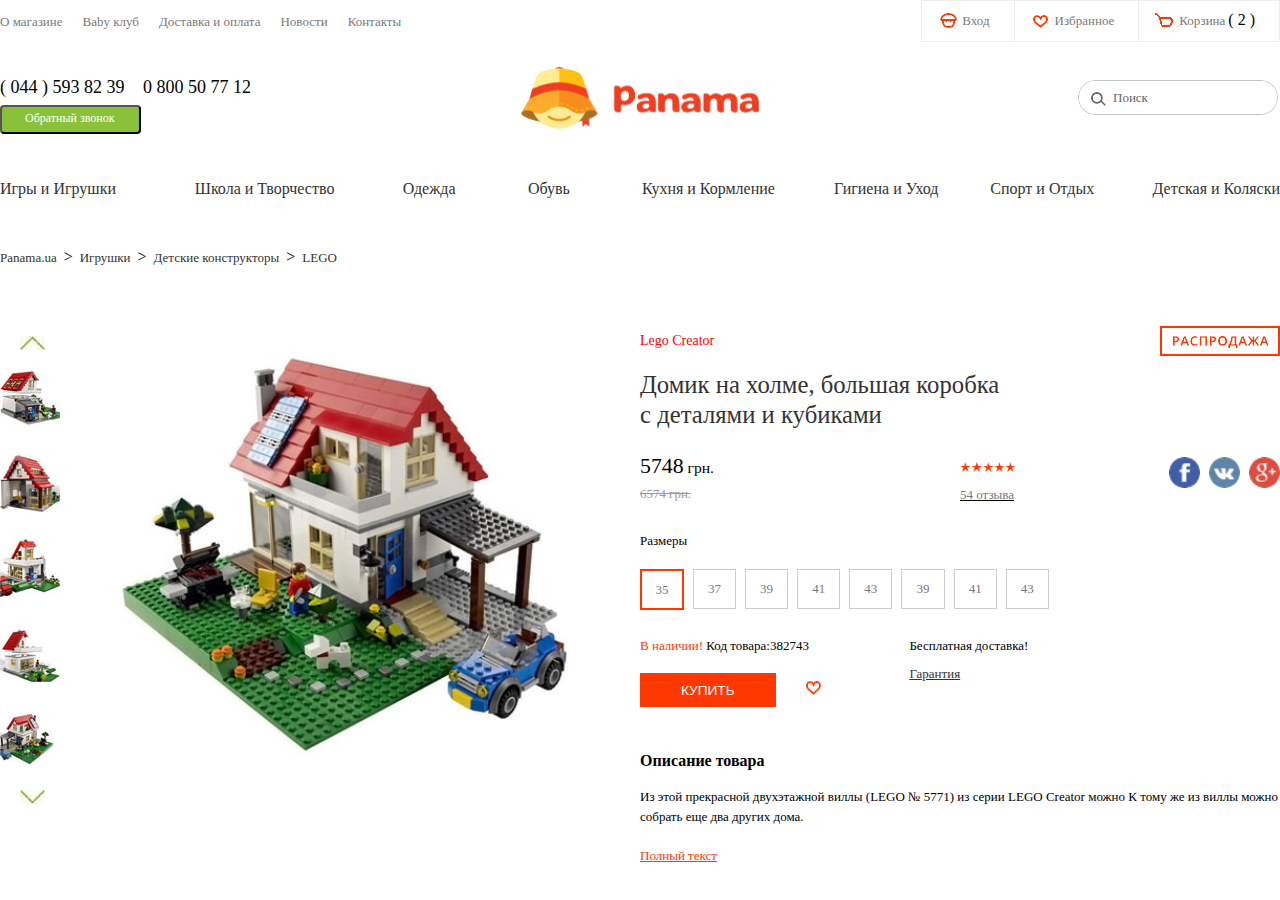
<file: LegoShop/indexLego.html>
﻿<!DOCTYPE html PUBLIC "-//W3C//DTDXHTML 1.0 Transitional//EN" "http://www.w3.org/TR/xhtml1/DTD/xhtml1 - transitional.dtd"/>
<html xmlns="http://www.w3.org/1999/xhtml">

<head>
		<meta http-equiv="Content-Type" content="text/html; charset=utf-8"/>
		<title>World of Lego</title>
		<link href="css/styles.css" type="text/css" rel="stylesheet"/>
		<script>		
			if(window.screen.width < 1024){
			
				window.location = 'mobile/index.html';
			}
		</script>
		<script src="js/myscripts.js" type="text/javascript"></script>
</head>
<body>

	<div id='wrapper'>
	<!--Хэдер-->
		<div class='header'>
			<div class='leftPartOfHeader'>
				<ul>
					<li><a href='#'>О магазине</a></li>
					<li><a href='#'>Baby клуб</a></li>
					<li><a href='#'>Доставка и оплата</a></li>
					<li><a href='#'>Новости</a></li>
					<li><a href='#'>Контакты</a></li>
				</ul>
			</div>
			<div class='rightPartOfHeader'>
				<ul>
					<li><a href='#'>Вход</a></li>
					<li><a href='#'>Избранное</a></li>
					<li><a href='#'>Корзина</a><span>&#40 2 &#41 </span></li>
				</ul>
			</div>
		</div>
		<div class='clear'></div>
		<!--Блок с логотипом, каллбэком и поиском-->
		<div class='callLogoSearch'>
			<div class='callback'>
				<div>
					<span>&#40 044 &#41 593 82 39</span>   0 800 50 77 12
				</div>
				<button class='callbackButton'>Обратный звонок</button>
			</div>			
			
			<div class='search'>
				<form action='#' method='post'>
					<input type='image' src='images/search.png'/>
					<input id="search" type="text" value="Поиск"/>
				</form>
			</div>
			
			<div class='logo'>
				<a href="indexLego.html"><img src='images/logo.png' alt='Panama'/></a>
			</div>
			<div class='clear'></div>			
		</div>
		<div class='clear'></div>
		<!--Меню-->
		<div class='menu'>
			<ul>
				<li><a href='#'>Игры и Игрушки</a></li>
				<li><a href='#'>Школа и Творчество</a></li>
				<li><a href='#'>Одежда</a></li>
				<li><a href='#'>Обувь</a></li>
				<li><a href='#'>Кухня и Кормление</a></li>
				<li><a href='#'>Гигиена и Уход</a></li>
				<li><a href='#'>Спорт и Отдых</a></li>
				<li><a href='#'>Детская и Коляски</a></li>
			</ul>				
		</div>
		
		<!--Навигационная ветка-->
		<div class='branch'>
			<a href='#'>Panama.ua</a>&#62;<a href='#'>Игрушки</a>&#62;<a href='#'>Детские конструкторы</a>&#62;<a href='#'>LEGO</a>
		</div>
		
		<!--Основной контент-->
		<div class='content'>
		
			<!--Характеристики товара-->
			<div id='characteristics'>
				<div class="class_sale">
					<div class='class_of_product'>Lego Creator</div>
					<div class="sale"><img src="images/sale.png"/></div>
					<div class="clear"></div>
				</div>
				
				<div class='name_of_product'>
					Домик на холме, большая коробка</br> с деталями и кубиками
				</div>
				<div class='price_social'>
						<div class='price'>
							<span>5748</span> грн.
							<div>6574 грн.</div>
						</div>
						<div class='social_rating'>
							<div class='rating'>
								<img src="images/star.png" alt="star"/><img src="images/star.png" alt="star"/><img src="images/star.png" alt="star"/><img src="images/star.png" alt="star"/><img src="images/star.png" alt="star"/>
								<div><a href='#'>54 отзыва</a></div>
							</div>
							<div class='social'>
								<a href="https://www.facebook.com/" target="_blank"><img src='images/facebook.png' alt='facebook'/></a>
								<a href="https://vk.com/"><img src='images/vk.png' alt='vkontakte'/></a>
								<a href="https://myaccount.google.com/"><img src='images/google.png' alt='google+'/></a>
							</div>
							<div class='clear'></div>
						</div>
						<div class='clear'></div>
				</div>
				
				<div class='sizes'>
					<p>Размеры</p>
					<ul>
						<li><a href="#">35</a></li>
						<li><a href="#">37</a></li>
						<li><a href="#">39</a></li>
						<li><a href="#">41</a></li>
						<li><a href="#">43</a></li>
						<li><a href="#">39</a></li>
						<li><a href="#">41</a></li>
						<li><a href="#">43</a></li>
					</ul>
				</div>
				<div class="buy">
					<div class="left_buy">
						<div><span class="status">В наличии!</span> Код товара:<span id='code'>382743</span></div>
						<div id='wd'>
						<button class='buy_button'>купить</button>
						<img src='images/favorite_red.png' alt="my wish"/>
						</div>
					</div>	
					<p>Бесплатная доставка!</p>
					<p><a href="#">Гарантия</a></p>
					
				</div>
				<!--Описание-->
				<div class="description">
					<p>Описание товара</p>
					<p aver="">Из этой прекрасной двухэтажной виллы (LEGO № 5771) из серии LEGO Creator можно  К тому же из виллы можно собрать еще два других дома.</br> <span class="hidden">Этот текст должен быть скрыт, но если Вы нажали на кнопку 	&#8243;Полный текст	&#8243;, то непременно увидите скрытое послание, оставленное разработчиками этого сайта:<br/><span>Приятного тестирования сайта! </span></p>
					
					<p hideDescr=''>Полный текст</p>				
				</div>
			</div>
				
			<!--Галерея-->
			<div id='gallery'>				
				<div class="mainPict">
					<img src="images/mainPict.jpg" alt="mainPicture"/>
				</div>
				
				<div class="artMenu">
					<input type="image" name="down_up" src="images/up.jpg"/>
					<div class="container">
						<ul>
								<li><a href="images/house_1b.jpg"><img src="images/house_1.jpg" alt="example"/></a></li>
								<li><a href="images/house_2b.jpg"><img src="images/house_2.jpg" alt="example"/></a></li>
								<li><a href="images/house_3b.jpg"><img src="images/house_3.jpg" alt="example"/></a></li>
								<li><a href="images/house_4b.jpg"><img src="images/house_4.jpg" alt="example"/></a></li>
								<li><a href="images/house_5b.jpg"><img src="images/house_5.jpg" alt="example"/></a></li>
								<li><a href="images/house_1b.jpg"><img src="images/house_1.jpg" alt="example"/></a></li>
								<li><a href="images/house_2b.jpg"><img src="images/house_2.jpg" alt="example"/></a></li>
								<li><a href="images/house_3b.jpg"><img src="images/house_3.jpg" alt="example"/></a></li>
								<li><a href="images/house_4b.jpg"><img src="images/house_4.jpg" alt="example"/></a></li>
								<li><a href="images/house_5b.jpg"><img src="images/house_5.jpg" alt="example"/></a></li>
								<li><a href="images/mainPict.jpg"><img src="images/mainPict_small.jpg" alt="example"/></a></li>	
						</ul>
					</div>
					<input type="image" name="down_up" src="images/down.jpg"/>
				</div>
			</div>	
			
		
		
		
		</div>
	
	
	
	
	
	
	</div>
	
	
	
</body>
</file>
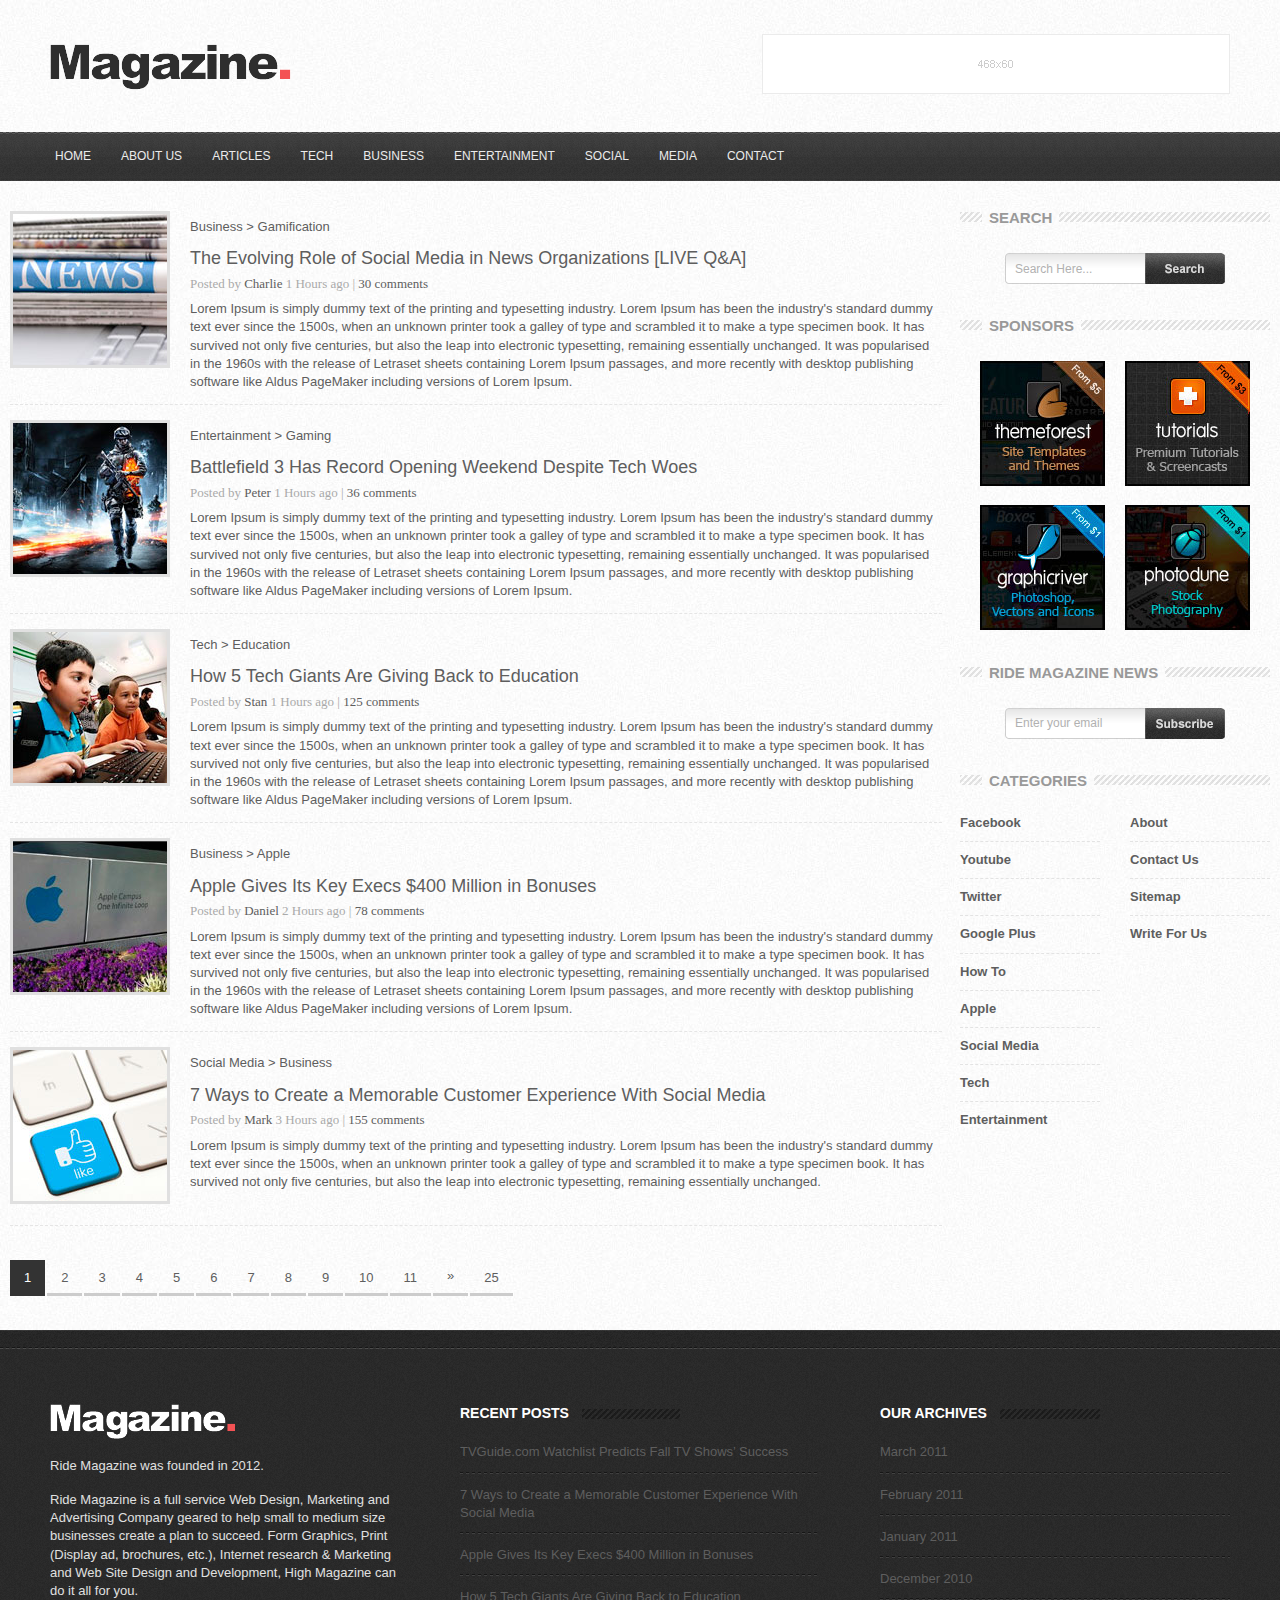
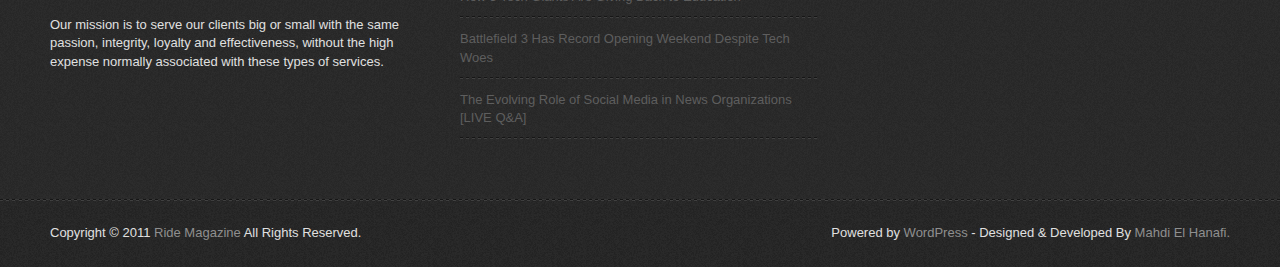
<file: magazine/indexM.html>
﻿<!DOCTYPE html PUBLIC "-//W3C//DTDXHTML 1.0 Transitional//EN" "http://www.w3.org/TR/xhtml1/DTD/xhtml1 - transitional.dtd"/>
<html xmlns="http://www.w3.org/1999/xhtml"/>


	<head>
		<meta http-equiv="Content-Type" content="text/html; charset=utf-8"/>
		<title>Magazine</title>
		<link href="cssM/style.css" type="text/css" rel="stylesheet"/>
	</head>
	<body>
		<div id="header">
			<div id="logo">
				<a href="indexM.html"><img src="imagesM/logo.png" alt="Логотип"/></a>
			</div>
			<div id="banner">
				<a href="#" target="_blank"><img src="imagesM/banner.png" alt="Баннер"></a>
			</div>
			<div class="clear"></div>
		</div>
		<div id="top-menu">
			<div id="inner-menu">
				<ul>
					<li><a href="indexM.html">Home</a></li>
					<li><a href="#">About us</a></li>
					<li><a href="#">Articles</a></li>
					<li><a href="#">Tech</a></li>
					<li><a href="#">Business</a></li>
					<li><a href="#">Entertainment</a></li>
					<li><a href="#">Social</a></li>
					<li><a href="#">Media</a></li>
					<li><a href="#">Contact</a></li>
				</ul>
			</div>
		</div>
		
		<div id="wrapper">
			<div id="sidebar">
				<div id="search-form">
					<h3><span>Search</span></h3>
					<form action="#" method="post">
						<div class="text-field">
							<input type="text" value="Search Here..."/>
						</div>
							<input type="image" src="imagesM/search_btn.png">
					</form>
				</div>
				<div id="sponsors">
					<h3><span>Sponsors</span></h3>
					<div class="first-row">
						<a href="#" target="_blank" class="left"><img src="imagesM/banner_1.jpg" alt="Баннер 1"></a>
						<a href="#"target="_blank" class="right"><img src="imagesM/banner_2.jpg" alt="Баннер 2"></a>
						<div class="clear"></div>
					</div>
						<div class="second-row">
						<a href="#" target="_blank" class="left"><img src="imagesM/banner_3.jpg" alt="Баннер 3"></a>
						<a href="#"target="_blank" class="right"><img src="imagesM/banner_4.jpg" alt="Баннер 4"></a>
						<div class="clear"></div>
					</div>
				</div>
				<div id="subscribe-form">
					<h3><span>Ride Magazine News</span></h3>
					<form action="#" method="post">
						<div class="text-field">
							<input type="text" value="Enter your email"/>
						</div>
							<input type="image" src="imagesM/subscribe_btn.png">
					</form>
				</div>
				<div id="categories">
					<h3><span>Categories</span></h3>
					<ul class="left">
						<li><a href="#">Facebook</a></li>
						<li><a href="#">Youtube</a></li>
						<li><a href="#">Twitter</a></li>
						<li><a href="#">Google Plus</a></li>
						<li><a href="#">How To</a></li>
						<li><a href="#">Apple</a></li>
						<li><a href="#">Social Media</a></li>
						<li><a href="#">Tech</a></li>
						<li><a href="#">Entertainment</a></li>
					</ul>
					<ul class="right">
						<li><a href="#">About</a></li>
						<li><a href="#">Contact Us</a></li>
						<li><a href="#">Sitemap</a></li>
						<li><a href="#">Write For Us</a></li>
					</ul>
					<div class="clear"></div>
				</div>
			</div>
			
			<div id="content">
			
				<div class="post">
					<div class="thumbnail">
						<img src="imagesM/image_1.jpg" alt="Статья 1"/>
					</div>
					
					<div class="post-content">
						<p class="post-catigories"><a href="#">Business</a>  &gt;  <a href="#">Gamification</a></p>
						<h2><a href="#">The Evolving Role of Social Media in News Organizations [LIVE Q&amp;A]</a></h2>
						<p class="post-published">Posted by <a href="#">Charlie</a> 1 Hours ago | <a href="#">30 comments</a></p>
						<p>Lorem Ipsum is simply dummy text of the printing and typesetting 
						industry. Lorem Ipsum has been the industry's standard dummy text 
						ever since the 1500s, when an unknown printer took a galley of type 
						and scrambled it to make a type specimen book. It has survived not 
						only five centuries, but also the leap into electronic typesetting, 
						remaining essentially unchanged. It was popularised in the 1960s with 
						the release of Letraset sheets containing Lorem Ipsum passages, and 
						more recently with desktop publishing software like Aldus PageMaker 
						including versions of Lorem Ipsum.</p>
					</div>
			
			
				</div>
				
				<div class="post">
					<div class="thumbnail">
						<img src="imagesM/image_2.jpg" alt="Статья 2"/>
					</div>
					
					<div class="post-content">
						<p class="post-catigories"><a href="#">Entertainment</a>  &gt;  <a href="#">Gaming</a></p>
						<h2><a href="#">Battlefield 3 Has Record Opening Weekend Despite Tech Woes</a></h2>
						<p class="post-published">Posted by <a href="#">Peter</a> 1 Hours ago | <a href="#">36 comments</a></p>
						<p>Lorem Ipsum is simply dummy text of the printing and typesetting 
						industry. Lorem Ipsum has been the industry's standard dummy text 
						ever since the 1500s, when an unknown printer took a galley of type 
						and scrambled it to make a type specimen book. It has survived not 
						only five centuries, but also the leap into electronic typesetting, 
						remaining essentially unchanged. It was popularised in the 1960s with 
						the release of Letraset sheets containing Lorem Ipsum passages, and 
						more recently with desktop publishing software like Aldus PageMaker 
						including versions of Lorem Ipsum.</p>
					</div>
			
			
				</div>
				
				
				<div class="post">
					<div class="thumbnail">
						<img src="imagesM/image_3.jpg" alt="Статья 3"/>
					</div>
					
					<div class="post-content">
						<p class="post-catigories"><a href="#">Tech</a>  &gt;  <a href="#">Education</a></p>
						<h2><a href="#">How 5 Tech Giants Are Giving Back to Education</a></h2>
						<p class="post-published">Posted by <a href="#">Stan</a> 1 Hours ago | <a href="#">125 comments</a></p>
						<p>Lorem Ipsum is simply dummy text of the printing and typesetting 
						industry. Lorem Ipsum has been the industry's standard dummy text 
						ever since the 1500s, when an unknown printer took a galley of type 
						and scrambled it to make a type specimen book. It has survived not 
						only five centuries, but also the leap into electronic typesetting, 
						remaining essentially unchanged. It was popularised in the 1960s with 
						the release of Letraset sheets containing Lorem Ipsum passages, and 
						more recently with desktop publishing software like Aldus PageMaker 
						including versions of Lorem Ipsum.</p>
					</div>
			
			
				</div>
				
				<div class="post">
					<div class="thumbnail">
						<img src="imagesM/image_4.jpg" alt="Статья 4"/>
					</div>
					
					<div class="post-content">
						<p class="post-catigories"><a href="#">Business</a>  &gt;  <a href="#">Apple</a></p>
						<h2><a href="#">Apple Gives Its Key Execs $400 Million in Bonuses</a></h2>
						<p class="post-published">Posted by <a href="#">Daniel</a> 2 Hours ago | <a href="#">78 comments</a></p>
						<p>Lorem Ipsum is simply dummy text of the printing and typesetting 
						industry. Lorem Ipsum has been the industry's standard dummy text 
						ever since the 1500s, when an unknown printer took a galley of type 
						and scrambled it to make a type specimen book. It has survived not 
						only five centuries, but also the leap into electronic typesetting, 
						remaining essentially unchanged. It was popularised in the 1960s with 
						the release of Letraset sheets containing Lorem Ipsum passages, and 
						more recently with desktop publishing software like Aldus PageMaker 
						including versions of Lorem Ipsum.</p>
					</div>
			
			
				</div>
				
				<div class="post">
					<div class="thumbnail">
						<img src="imagesM/image_5.jpg" alt="Статья 5"/>
					</div>
					
					<div class="post-content">
						<p class="post-catigories"><a href="#">Social Media</a>  &gt;  <a href="#">Business</a></p>
						<h2><a href="#">7 Ways to Create a Memorable Customer Experience With Social Media</a></h2>
						<p class="post-published">Posted by <a href="#">Mark</a> 3 Hours ago | <a href="#">155 comments</a></p>
						<p>Lorem Ipsum is simply dummy text of the printing and typesetting 
						industry. Lorem Ipsum has been the industry's standard dummy text 
						ever since the 1500s, when an unknown printer took a galley of type 
						and scrambled it to make a type specimen book. It has survived not 
						only five centuries, but also the leap into electronic typesetting, 
						remaining essentially unchanged.</p>
					</div>
			
			
				</div>
			
				<div id="pagination">
					<ul>
						<li><a class="current" href="#">1</a></li>
						<li><a href="#">2</a></li>
						<li><a href="#">3</a></li>
						<li><a href="#">4</a></li>
						<li><a href="#">5</a></li>
						<li><a href="#">6</a></li>
						<li><a href="#">7</a></li>
						<li><a href="#">8</a></li>
						<li><a href="#">9</a></li>
						<li><a href="#">10</a></li>
						<li><a href="#">11</a></li>
						<li><a class="next" href="#">&raquo;</a></li>
						<li><a href="#">25</a></li>
					</ul>
				</div>
			</div>
			<div class="clear"></div>
		
		
		
		</div>
		
		<div id="footer">
			<div id="footer-top"></div>
			<div id="footer-middle">
				<div id="middle-content">
					<div class="footer-box">
						<div id="magazine">
							<p>Ride Magazine was founded in 2012.</p>
							<p>Ride Magazine is a full service Web Design, 
							Marketing and Advertising Company geared to help 
							small to medium size businesses create a plan to 
							succeed. Form Graphics, Print (Display ad, 
							brochures, etc.), Internet research &amp; Marketing 
							and Web Site Design and Development, High 
							Magazine can do it all for you.</p>
							<p>Our mission is to serve our clients big or small with 
							the same passion, integrity, loyalty and 
							effectiveness, without the high expense normally 
							associated with these types of services.</p>
							</div>
					</div>
					<div class="footer-box">
						<div id="recent-posts">
							<h3><span>Recent posts</span></h3>
							<ul>
								<li><a href="#">TVGuide.com Watchlist Predicts Fall TV Shows’ Success</a></li>
								<li><a href="#">7 Ways to Create a Memorable Customer Experience With Social Media</a></li>
								<li><a href="#">Apple Gives Its Key Execs $400 Million in Bonuses</a></li>
								<li><a href="#">How 5 Tech Giants Are Giving Back to Education</a></li>
								<li><a href="#">Battlefield 3 Has Record Opening Weekend Despite Tech Woes</a></li>
								<li><a href="#">The Evolving Role of Social Media in News Organizations [LIVE Q&amp;A]</a></li>
							</ul>
						</div>
					</div>
					<div class="footer-box" id="footer-box">
						<div id="archives">
							<h3><span>Our archives</span></h3>
							<ul>
								<li><a href="#">March 2011</a></li>
								<li><a href="#">February 2011</a></li>
								<li><a href="#">January 2011</a></li>
								<li><a href="#">December 2010</a></li>
							</ul>
						</div>
					</div>
					<div class="clear"></div>
				</div>
				<div id="footer-bottom">
					<div id="bottom-content">
						<p class="left">Copyright &copy; 2011 <a href="#">Ride Magazine</a> All Rights Reserved.</p>
						<p class="right">Powered by <a href="#">WordPress</a> - Designed &amp; Developed By <a href="#">Mahdi El Hanafi.</a></p>
						<div class="clear"></div>
					</div>
				</div>
			</div>
		</div>
		
	</body>
</html>
</file>
<file: css/style2.css>
@import url(reset.css);

.clear{
	clear:both;
}

body{
	background-color: #e1e6e9;
	font-family: Georgia;
}

#wrapper{
	margin: 33px auto;
	min-width: 960px;
	max-width:980px;
	
}

#menu1, #menu2{
	overflow: hidden;
}


#top-menu1 ul li, #top-menu2 ul li{
	float: left;
}

#top-menu1{
	background-color: #030303;
	height: 34px;
	padding: 0 9px;
}

#top-menu1 a{
	display: block;
	padding: 11px 9px 9px 9px;
	font: bold 11px Georgia;
	color: #a6a6a6;
}
#top-menu1 a:hover{
	color: white;
}







#top-menu2 ul{
	position: relative;	
}


#top-menu2 ul ul{
	display: none;
	position: absolute;
	z-index: 1;
}

#top-menu2 ul li{
	background: white;
	width: 153px;
}

#top-menu2 ul li:hover > ul{
	display:block;
}

#top-menu2 ul ul li{
	float: none;
}

#top-menu2 ul ul li {
	position: relative;
}
#top-menu2 ul ul ul {
	position: absolute;
	top: 0;
	left: 100%;
	z-index: 1;
}









#top-menu2{
	background-color: #ffffff;
	height: 37px;
}

#top-menu2 a{
	display: block;
	border: 1px solid #cacaca;
	padding: 13px 6px 10px 17px;
	color: #717171;
	font: bold 11px Georgia;
}

#top-menu2 a:hover{
	background-color: #f0f0f0;
}






#header{
	overflow:hidden;
	margin:34px 0;
}

#logo{
	float:left;
}

#header-banner{
	float:right;
}





#right-block{
	width: 286px;
	float:right;
}

#search{
	overflow: hidden;
}


#search input[type='text']{
	color: #8d8d8d;
	font: bold 9.81px Georgia;
	padding: 14px;
	width: 154px;
	height:12px;
	border-top: 1px solid #c5c5c5;
	border-bottom: 1px solid #c5c5c5;
	border-left: 1px solid #c5c5c5;
	float:left;
	
}

#search input[type='button']{
	background-color: black;
	font: bold 11px Georgia;
	color: white;
	padding: 14px 22px 11px 22px;
	height: 41px;
	width:99px;
	border:none;
}







#social{
	margin-top: 30px;
	overflow:hidden;
	height: 37px;
	margin-bottom: 30px;
}


#rss {
	float: left;
	width: 136px;
	overflow:hidden;
}


#twitter{
	float: right;
	width: 136px;
	overflow: hidden;
}

.float_left{
	float:left;
	margin-right: 9px;
}

#social p {
	color:#5e5e5e;
	font: 14px Georgia;
	margin-top: -1px;
}

.numbers{
	margin-bottom: -4px;
}










#content-with-js{
	border: 1px solid #cccccc;		
	background-color: #ffffff;	
	height: 256px;
}


#all-menu{
	height: 30px;
	overflow:hidden;	
}

#all-menu ul li{
	float: left;
	background:black;
}


#all-menu ul li a{
	padding-top: 6px;
	font: bold 11px Georgia;
	display: block;	
	text-align: center;	
	height:24px;
	width:94px;
}

#all-menu ul li a:hover{
	text-decoration: none;
	cursor:pointer;
}

.white{
	background:white;
	color: black;
}



#content_2, #content_3 {
	display: none;
}

.menu_content{
	margin: 17px 15px 15px 15px;
	overflow: hidden;
}

.link {
	margin-bottom: 10px;	
}

.link a{
	font: bold 12px Georgia;
	color:#575757;
}

.link a:hover{
	text-decoration: underline;
}

.img, .video_img {
	float: left;
	padding: 4px;
	border: 1px solid #cacaca;
	height: 42px;
	width: 42px;
}

.other{	
	font: 12px Arial;	
	line-height: 18px;	
	margin: 19px 10px 0 67px;
}


.line{
	background-color:#cacaca;
	height: 1px;
	width: 232px;
	margin-left: 15px;
}



#block-with-lists{
	margin-top: 30px;
}

#left-list, #left-banner{
	float: left;
}

#right-list, #right-banner{
	float: right;
}

.title_list{
	background: url("../images/bg_title_list.png") no-repeat;
	height:11px;
	width: 81px;
	color: #cacaca;
	font: bold 11px Georgia;
	padding: 9px 45px 18px 11px;
}

.body_list{
	width: 137px;
	margin-top: 16px;
}

.body_list ul li a {
	color: #464646;
	font: bold 12px Georgia;
	display: block;	
	padding: 14px 48px 15px 9px;
	border-top: 1px solid #b7bbbe;	
}

.body_list ul li a:hover{
	background-color: #d6dadd;
}

.body_list ul li:last-child{
	border-bottom: 1px solid #b7bbbe;
}

.vertical_list {
	overflow: hidden;
}


#banners-block{
	background: white;
	margin-top: 28px;
	border: 1px solid #cccdcd;
	overflow:hidden;
	width: 286px;
}

#left-banner{
	margin: 12px 5px 12px 12px;
	width: 125px;
	height: 125px;
}

#right-banner{
	margin: 12px 12px 12px 5px;
	width: 125px;
	height: 125px;
}

#block-with-video{
	margin-top: 30px;
	border-top: 1px solid #cccdcd;
}

#title-for-videoblock{
	font: bold 11px Georgia;
	padding: 12px 0 12px 14px;
	color: #d0d0d0;
	background-color: #030303;
}

#border{
	border-right: 1px solid #cccccc;
	border-left: 1px solid #cccccc;
	border-bottom: 1px solid #cccccc;
	background: #ffffff;
	padding: 13px 12px 14px 12px;
}

#video-player{
	margin-bottom: 19px;
}

#border p{
	color: #424242;
	font: bold 12px Georgia;
	margin-bottom: 11px;
}

#other-video{
	overflow: hidden;
}

.video_img{
	margin-right: 10px;
}

#left-block{
	margin-left: 10px;
	float: left;
	width: 636px;
	
}

#main_img{
	padding: 15px;
	background: white;
	border: 1px solid #cacaca;
	
	height: 240px;
}




#relative{
	position: relative;
}

.center{
	width: 130px;
	margin: 3px auto;
}





#relative-pos{
	position: absolute;
	top: -29px;
	left: -25px;
}

#list-of-img{
	margin-top: 20px;
	overflow: hidden;
	padding:9px 10px;
	background: white;
	border: 1px solid #cccdcd;
	height: 50px;
	
}

.list_img{	
	padding: 4px;
	border: 1px solid #cacaca;
	height: 42px;
	width: 42px;
}

#list-of-img ul li {
	float:left;
	margin-right: 10px;	
	width: 52px;
}

#list-of-img ul li:last-child{
	margin: 0;
}



#next, #back{
	color:black;	
}




#wrapper4{
	margin-top: 50px;
	border: 1px solid #cacaca;
	background: white;
	padding: 40px 30px 23px 23px;
	position: relative;	
	height: 240px;
}

#relative-pos_2{
	position: absolute;
	top: -20px;
	left: -10px;
}


.articles {
	width: 275px;
}

.articles a {
	color: black;
	font: bold 16px Georgia;	
}

.articles a:hover{	
	text-decoration: underline;
}

.img_for_artic {
	padding: 7px;
	border: 1px solid #cacaca;
	height: 76px;
	width: 260px;
	margin-bottom: 15px;
}

.articles ul {
	margin-top: 10px;
	background: url(../images/icon_clock.png) no-repeat left center;		
	padding-top: 6px;
		
}
.articles ul li {
	margin-left: 25px;
	font: bold 12px Georgia;
	color: #898989;
	height: 20px;
}

.articles p {
	font: 12px Arial;
	color: #575757;
	margin-top: 15px;
}

.leftFloat{
	float: left;
}

.rightFloat{
	float: right;
}

#block2{
	display: none;
}



#otherArticles{
	padding: 0 30px 0 20px;
	border: 1px solid #cacaca;
	background: white;
	margin-top: 30px;
	overflow: hidden;
}

#leftFloat{
	float: left;
	width: 270px;
}

#rightFloat{
	float: right;
	width: 270px;
}

.topArt, .bottomArt {
	border-bottom: 1px solid #cacaca;
	overflow: hidden;
	padding-bottom: 20px;
	height: 88px;
	margin-top: 20px;
}

.bottomArt{
	border: none;
}

.OthArtlink {
	margin-bottom: 17px;
}


.OthArtlink a{
	color: black;
	font: bold 16px Georgia;
}

.OthArtlink a:hover{
	text-decoration: underline;
}

.words{
	font: 12px/18px Arial;
	margin-top: 25px;
	margin-left: 60px;	
}

#examples{
	display: block;
	width: 400px;
	margin: 10px auto;
	height: 30px;
}

#otherExamples{	
	width: 610px;
	height: 0px;
	overflow: auto;
	
	border: 3px solid black;
	background-color: #7f9abf;
	display: none;
	 -webkit-transition: height 1.5s;
     -moz-transition: height 1.5s;
     -o-transition: height 1.5s;
     transition: height 1.5s;
}

#otherExamples ul{
		height: 180px;
		width: 1268px;
		margin: 10px;
}


#otherExamples ul li{
	float: left;
	margin: 0 5px;
	height: 180px;
	
}

#otherExamples ul li:last-child{
	margin-left: 10px;
	width: 1px;
		
}

#otherExamples ul li img{
	height: 180px;
}

#1{
	width: 335px;
}

#2{
	width: 210px;
}

#3{
	width: 146px;
}

#4{
	width: 369px;
}

#5{
	width: 141px;
}
</file>
<file: LegoShop/mobile/css/styles.css>
@import url(reset.css);

.hidden{
	display: none;
}

.clear{
	clear: both;
}

#wrapper{
	height: 1068px;
	
}

#header{
	height: 7.5%;
}

.callback{
	height: 33%;
	width: 100%;
	z-index:1;
	overflow:hidden;
}

#numbers{
	margin: 4px 0px 4px 12px;		
	color: #333333;
	font: 0.8em 'Times New Roman', serif;
	float: left;
}

#numbers span {
	margin-right: 10px;
}



#callback_btn {	
	width: 25%;
	height: 100%;
	background-color:#89c238;
	float:right;
	display: table;
	
}

#callback_btn p{
	display: table-cell;
	vertical-align: middle;
	text-align: center;
}


#logo_menu_basket{
	border: 1px solid #ebedee;
	margin-top: -1px;
	display: table;
	overflow: hidden;
	width: 100%;
	
}


#menu, #basket{
	width: 15.5%;	
}

#menu{
	
	display: table-cell;
	vertical-align: middle;
	text-align: center;
	border-right: 1px solid #ebedee;
}

#basket{
	
	display: table-cell;
	vertical-align: middle;
	text-align: center;	
	border-left: 1px solid #ebedee;
}

#logo{
	display: table-cell;
	vertical-align: middle;
	text-align: center;	
}

#logo img{
	width:9em;
}

#product{
	padding: 0 19px;
}

.class_of_product{
	font: 14px serif;
	color: red;	
	margin-top: 27px;
	
}

#name_of_pr{
	font: 1.5em 'Times New Roman', serif;
	color:#333333;
	line-height: 1.4em;
	padding-right: 1em;
	margin-top:20px;
	margin-bottom:20px;
}

#image{	
	
	margin:0 auto 25px auto;
	width: 100%;
}
#image img{
	width: 20%;
}

.price{
	font-size: 1em;
	float: left;
	width: 40%;
}

.price span{
	font-size: 1.4em;
}

.price div{
	font-size: 0.83em;
	color: #999999;
	text-decoration:line-through;
	margin-top: 5px;
}

.rating{
	float: right;
	
	padding-top:6px;
	display: inline-block;
	
}

.rating div{
	margin-top: 2px;
	text-decoration: underline;
	display: inline-block;	
}

.rating div a{
	color: #333333;
	font-size:0.9em;
}

#button{
	margin-top: 18px;
	color: #ffffff;
	height: 2.1em;
	background-color: #ff3801;
	font: 0.8em 'Times New Roman', serif;
	text-transform: uppercase;
	text-align: center;
	padding-top: 0.8em;
	margin-bottom: 20px;	
}

#code{
	font-size: 0.8em;
	float: left;
}

#code span:first-child{
	color:#ff3801;
	margin-right: 7px;
}

#code_favorite div:last-child{
	float:right;
}

#description{
	margin-top: 26px;
	margin-bottom: 45px;
	padding: 0 19px;
}

#description p:first-child{
	font: 1em 'Times New Roman', serif;
	margin-bottom: 25px;
}

p[aver]{
	font: 0.8em 'Times New Roman', serif;
	line-height: 1.5em;
}

#description p:first-child{
	font: 1em 'Times New Roman', serif;
	margin-bottom: 25px;
}


#description p:last-child{
	margin-top: 30px;
	color: #ff3801;
	text-decoration: underline;
	font: 0.8em 'Times New Roman', serif;
}

#footer{
	padding: 0 19px;
	margin-bottom: 60px;
}

#footer-left{
	float:left;
	display: inline-block;
}

#footer-left a{
	font: 0.8em 'Times New Roman', serif;
	text-decoration: underline;
	color: #333333;
	
}



.social{
	float: right;
	margin-top:6px;
	
}

.social a{
	float: right;
	margin-left: 5px;
	
	
}

.social img{
	width: 100%;
}

p[aver] span span{
	color: red;
	font-size: 16px;
}
</file>
<file: Blog/cssBlog/style.css>
@import url(reset.css);


body{
	background-color: #2d3844;
	padding-top: 10px;
}

#content a:hover  {
	text-decoration: underline;
}

#header{
	background-color: #222a33;
	min-width: 960px;
}

#header-content {
	overflow: hidden;
	
}
	
#header-content {
	min-width: 960px;
	max-width: 1200px;
	margin: 0 auto;
}

#wrapper {
	width: 900px;
	margin: 0 auto;
	overflow: hidden;
	margin-top: 18px;
	margin-bottom: 85px;
}
	
#logo {
	width: 175px;
	height: 22px;
	float: left;
	margin-top: 69px;
	margin-bottom: 89px;
	margin-left: 20px;
}

#logo a {
	font-size: 30px;
	color: #ffffff;
	text-decoration: none;
}

#header-menu{
	width: 280px;
	height: 127px;
	float: right;
	margin-top: 35px;
	margin-right: 20px;
	margin-bottom: 38px;
	background-color: #252e38;
}

#header-menu a{
	color: #5b6063;
	text-decoration: none;
	font-size: 12px;
	display: block;
	padding: 8px 11px;
	border: 1px solid #222a33;
	
}

#header-menu a:hover {
	color: #ede9dc;
	background-color: #2d3844;
}


#content{
	margin-right: 300px;
	font-family: Arial, Verdana, Tahoma, sans-serif;
	color: #76746e;
	font-size: 12px;
	background: url(../imagesBlog/background_content.png);
	padding: 20px 20px 0 20px;
}

.post {
	overflow: hidden;
	border-bottom: 1px solid #c4c3ba;
	padding-bottom: 22px;
	margin-bottom: 20px;
}

.post h2 {
	margin-left: 60px;
}

.date {
	float: left;
	height: 44px;
	width: 44px;
}

.post-content {
	line-height: 17px;
		
}

.post-published {
	margin-left: 60px;
}



#post_1, #post_5, #post_6 {
	margin-top: 24px;
	
}

#post_2 {
	float: right;
	font-family: georgia;
	font-size: 20px;
	width: 208px;
	border-top: 2px solid #8d9090;
	border-bottom: 2px solid #8d9090;
	text-align: center;
	margin-top: 10px;
	margin-left: 10px;
	padding-top: 19px;
	padding-bottom: 18px;
}

#post_3 {
	margin-top: 14px;
	margin-bottom: 13px;
}

.link-read {
	float: right;
	margin-top: 20px;
	padding-bottom: 1px;
}

#content h2 a {
	color: #76746e;
	text-decoration: none;
	font-size: 20px;
}

.post-published a {
	color: #bebbb1;
}


.link-read a {
color: #4c5053;
}

#page {
	margin: 0 auto;
	width: 198px;
	height: 36px;
	background: url(../imagesBlog/background_page.jpg) no-repeat;
	overflow: hidden;
}

#left_page {
	float: left;
	margin: 10px 0 10px 10px;
}

#right_page {
	float: right;
	margin-right: 19px;
	margin: 10px 10px 10px 0;
}


#page a {
color: #d4d1c7;
}


#sidebar {
	width: 280px;
	height: 300px;
	float: right;
	padding-right: 9px;
	color: #ede9dc;
	font-size: 11px;
}

#about_me_content {
	overflow: hidden;
	border-bottom: 1px solid #414a53;
	padding-bottom: 9px;
	margin-bottom: 30px;
}


#my_photo{
	float:left;
	width: 87px;
	height: 104px;
}

#about_me_text {
	margin-left: 97px;
	font-size: 11px;
	line-height: 18px;
}

#sidebar h2 {
	font-size: 17px;
	padding-bottom: 9px;
	border-bottom: 1px solid #414a53;
	color: #ede9dc;
	margin-bottom: 1px;
}

#subscribe ul {
	list-style-image: url(../imagesBlog/rss_icon.png);
	list-style-position: inside;
	margin-bottom: 30px;
	
}

#subscribe ul li {
	padding-left: 10px;
	border-bottom: 1px solid #414a53;
	padding-top: 3px;
}

#wrapper_sidebar{
	
}

.rows {
	border-bottom: 1px solid #414a53;
	overflow: hidden;
}

.left {
	float: left;
	word-spacing: 5px;
	margin: 2px 0 2px 10px;
}


.right {
	float: right;
	margin: 2px 8px 2px 0;
}
</file>
<file: Bluepink/cssBP/style.css>
@import url(reset.css);

body {
	background: url(../imagesBP/body-background.png);
	font: 13px Arial,Verdana,Tahoma, sans-serif;
	color: #e4e4e4;
}

#wrapper {
	margin: 0 auto;
	width: 1000px;
}

#header {
	margin: 20px 0;
	width: 1000px;
	background: #eeeeee;
	overflow: hidden;
	border-radius: 5px;
	height: 45px;
}

#logo{
	width: 143px;
	height: 18px;
	margin: 13px 0 15px 18px;
	float: left;
}

#header-menu ul {
	margin: 14px 0;
}

#header-menu {
	float: right
}

#header-menu ul li{
	float: left;
	margin-right: 67px;
	font: bold 14px Arial, Verdana, Tahoma, sans-serif;
}

a{
	color: #143567;
}

.active {
	color: #a45f93;
}

#primary{
	padding: 14px 15px 0 12px;
	overflow: hidden;
	background: url(../imagesBP/background_primary.png) repeat;
	border-radius: 5px;
	border: 1px solid #67707d;
}

#sidebar {
	width: 218px;
	float:left;
}

#sidebar_menu {
	background: #373e47;
	width: 218px;
	height: 350px;
	border-radius: 5px;
	
}

#sidebar_menu ul {
	height: 350px;
}


#last-child {
	border: none;
}	

#sidebar_menu ul {
	list-style-image: url(../imagesBP/appoint_pink.png);
	list-style-position: inside;
}

#sidebar_menu ul li{
	border-bottom: 1px solid #4c545e;
	padding: 10px 0 8px 12px;
	
}

#sidebar_menu ul li:last-child{
	border: none;
	
}

#sidebar_menu ul li a{
	color: #e4e4e4;
}

#sidebar_content {
	overflow: hidden;
	background: #373e47;
	margin-top: 20px;
	padding: 13px 16px 13px 10px;
	border-radius: 5px;
}

#sidebar_content h2 {
	margin-bottom: 15px;
	font-weight: bold;
	font-size: 14px;
}

#sidebar_content p {
	line-height: 18px;
	font-size: 12px;
}

#sidebar_content a {
	float: right;
	color: #ff8de3;
	text-decoration: underline;
	margin-top: 25px;	
}

#content {
	margin-left: 239px;
}

#content {
	font-size: 12px;
	line-height: 18px;
	
}

#content h2 {
	font-weight: bold;
	font-size: 18px;
	margin-bottom: 9px;
}

#content a {
	color: #ff8de3;
	text-decoration: underline;
}

#images, #lists, #table-content, #forms {
	margin-left: 239px;
	overflow: hidden;
}

#images h2, #lists h2, #table-content h2, #forms h2 {
	font-size: 16px;
	font-weight: bold;
	margin-bottom: 14px;
	margin-top: 25px;
}

.image {
	float: left;
	margin-right: 18px;
}

#images img {
	border: 10px solid #697689;
}

.list {
	float: left;
	margin-right: 30px;
}

.list:last-child {
	margin: 0;
}

.list h3 {
	margin-bottom: 13px;
	font-size: 14px;
	font-weight: bold;
}

.list ul {
	font-size: 13px;
	font-weight: normal;
	list-style-type: disc;
	list-style-position: outside;
	margin-left: 22px;
}

.list ul li {
	padding-left: 5px;
	color: #e4e4e4;
}

.list ol {
	font-size: 13px;
	font-weight: normal;
	list-style-type: decimal;
	list-style-position: inside;
}

#list-style-none {
	list-style-type: none;
	margin: 0;
}

#table-content {
	
}

#table {
	width: 732px;
	border: 1px solid #292e35;
	border-radius: 5px;
}

table {
	width: 732px;
	border: 1px solid #292e35;
}



td {
	border-top: 1px solid #4c545e;
	background-color: #373e47;
}

.table1 {
	border-left: 1px solid #4c545e;
	border-right: 1px solid #4c545e;
}

td, th {
	height: 31px;
	padding-left: 10px;
}

td:first-child {
	width: 140px;
}

td:last-child {
	width: 320px;
}

th {
	background-color: #292e35;
	font-weight: bold;
}

#forms {
	color: #ebd4e5;
	margin-bottom: 30px;
}

#forms p {
	font-size: 12px;
	margin-bottom: 3px;
}

#textdiv {
	margin-bottom: 13px;
}

#select {
	margin-bottom: 18px;
}

#checkbox {
	margin-bottom: 10px;
}

#radio {
	margin-bottom: 17px;
}

#textareadiv {
	margin-bottom: 14px;
}

#checkbox, #radio {
	font-size: 13px;
}

input[type="text"], select, textarea, input[type="button"]{
	font: 12px Arial, Verdana, Tahoma, sans-serif;
	border-radius: 4px;
}

input[type="text"] {
	color: #9c9c9c;
	width: 218px;
	height: 28px;
	padding-left: 9px; 
}

select {
	width: 231px;
	height: 30px;
	padding-left: 4px;
}

input[type="button"]{
	width: 90px;
	height: 30px;
	background: #b1689f;
	color: #ffffff;
}

#footer {
	width: 180px;
	margin: 10px auto;
	font-size: 13px;
}


#footer a {
	color: #ff8de3;
	text-decoration: underline;
}
</file>
<file: creative-studio/cssCS/style.css>
@import url(reset.css);

body{
	font: 12px/1.6 Arial, Verdana, Tahoma, sans-serif;
	color: #5d5d5d;
	background-color: #f4f4f4;
	}

a{
	color: #fe9b00;
	text-decoration: none;
	font-weight: bold;
	text-transform: uppercase;
}

.active, a:hover {
	color: #090909;
}

p {
	margin: 8px 0;
}

h2, h3 {
	font-weight: bold;
	color: #090909;
	text-transform: uppercase;
}

h2 {
	font-size: 18px;
	padding-left: 28px;
	background: url(../imagesCS/arrow.png) no-repeat 0 10px;
	margin-bottom: 11px;
}

h3{
	font-size: 12px;
	background: url(../imagesCS/arrow_small.png) no-repeat 0 7px;
	padding-left: 22px;
	margin-bottom: 20px;
}

#top-line{
	background: #090909;
	height: 17px;
}

#wrapper{
	width: 960px;
	margin: 0 auto; 	
}

#header{
	padding: 20px 0 16px 0;
	border-bottom: 1px solid #c0c0c0;
	overflow: hidden;
	
}

#logo {
	width: 183px;
	height: 100px;
	float: left;
}

#menu {
	float: right;
	margin-top: 40px;
}


#menu ul li {
	float: left;
	margin-left: 63px;
	}
	
#header-image{
	height: 380px;
	background: url(../imagesCS/header-image.jpg) no-repeat;
	margin-top: 20px;
	border-bottom: 1px solid #c0c0c0;
	padding-bottom: 20px;
	position: relative;
}

#black-box {
	width: 443px;
	height: 43px;
	background: #090909;
	text-transform: uppercase;
	font-weight: bold;
	font-size: 15px;
	color: #999898;
	position:absolute;
	left: 35px;
	bottom: 68px;
	
}

#black-box p {
	margin: 14px 12px;
	line-height: 1;
}

#black-box a {
	float: right;	
}
	
#black-box a:hover {
		color: #fe9b00;
	}
	
#content{
	margin-top: 20px;
	border-bottom: 1px solid #c0c0c0;
	overflow: hidden;
	padding-bottom: 24px
}
	
.content-box{
	width: 285px;
	float: left;
	margin-right: 52px;
}

#content-box{
	margin-right: 0;
}

.content-box h2 {
	border-bottom: 5px solid #090909;
	padding-bottom: 3px;
	margin-bottom: 16px;
}

.content-box ul li{
	background: url(../imagesCS/check.png) 0 3px no-repeat;
	padding-left: 28px;
	margin-bottom: 12px;
	line-height: 1.3;
}

.italic-text {
	font-style: italic;
	color: #090909;
	margin-top: 20px;
}

#portfolio {
	margin-top: 20px;
	padding-bottom: 33px;
	border-bottom:  1px solid #c0c0c0;
	overflow: hidden;
}

.portfolio-image{
	width: 215px;
	height: 135px;
	float:left;
	margin-right: 33px;
	position:relative;
}
 
#portfolio-image{
	margin-right: 0;
}


.portfolio-image a{
	position: absolute;
	right: 0;
	bottom: 0;
	color: #090909;
	display: block;
	background: #fe9b00;
	padding: 4px 10px;
	line-height: 1;
}

#bottom-row{
	margin-top: 20px;
	overflow: hidden;
}

#blog {
	width: 670px;
	float: left;
	
}

#social{
	width: 220px;
	float: right;
}

#social ul li {
	float: left;
	margin-right: 20px;
}

#footer {
	background: #e2e2e2;
	padding: 32px 0 36px 0;
	margin-top: 33px;
}

#footer-content {
	width: 960px;
	margin: 0 auto;
	position: relative;
}

#footer-content a {
	color: #5d5d5d;
	font-weight: normal;
	text-transform: capitalize;
}

#footer-content a:hover {
	text-decoration: underline;
}

#footer-content ul {
	overflow: hidden;
}

#footer-content p {
	padding: 3px 0 0 0;
}

.clear{
	clear:both;
}
#footer-content ul li {
	float: left;
	padding: 0 7px;
	border-left: 1px solid #5d5d5d;
	line-height: 1;
	
}

#footer-content ul li:first-child {
	padding-left: 0;
	border: none;
}

#logo-footer{
	width: 119px;
	height: 64px;
	background: url(../imagesCS/logo-footer.png) no-repeat;
	position: absolute;
	top: -12px;
	right: 0;
}
</file>
<file: LegoShop/css/styles.css>
@import url(reset.css);
.hidden{
	display: none;
}

.clear{
	clear: both;
}
a{
	font-family: serif;
	color: #797979;
}

#wrapper{
	min-width: 1024px;
	max-width: 1600px;
	margin: 0 auto;
}

.leftPartOfHeader{
	float: left;
	margin-top: 12px;
}
.leftPartOfHeader ul li {
	margin-right: 20px;	
	float: left;
	
}

.leftPartOfHeader ul li a{
	font: 13px serif;	
}

.rightPartOfHeader{
	float: right;
	border: 1px solid #ebedee;
}

.rightPartOfHeader ul li{
	float: left;
	border-right: 1px solid #ebedee;		
}

.rightPartOfHeader ul li a{
	font-size: 13px;
	display: block;
	padding: 12px 24px 12px 40px;	
	background: url(../images/favorite_red.png) no-repeat 18px 14px;	
}

.rightPartOfHeader ul li:first-child a{
	background: url(../images/log_in_red.png) no-repeat 18px 12px;
}

.rightPartOfHeader ul li:last-child a{
	background: url(../images/basket_red.png) no-repeat 16px 12px;	
}

.rightPartOfHeader ul li:hover{
	background-color: #ff3801;
}

.rightPartOfHeader ul li a:hover{	
	background: url(../images/favorite_white.png) no-repeat 18px 14px;
	color: white;
}

.rightPartOfHeader ul li:first-child a:hover{
	background: url(../images/log_in_white.png) no-repeat 18px 12px;
	color: white;
}

.rightPartOfHeader ul li:last-child a:hover{
	background: url(../images/basket_white.png) no-repeat 16px 12px;
	color: white;
}







.rightPartOfHeader ul li:last-child{		
	border-right: none;
	padding-right: 24px;
}

.rightPartOfHeader ul li:last-child a{
	padding-right: 3px;
	display: inline-block;
}

.rightPartOfHeader ul li img{
	margin-right: 6px;
	position: relative;
	top: 3px;
}

.rightPartOfHeader ul li:last-child img{
	top: 0px;
}

.callLogoSearch{
	margin-top: 30px;	
}

.callback{
	font: 18px serif;
	float: left;
	margin-top: 10px;
}

.callback span{
	margin-right: 14px;	
}


.callbackButton{
	margin-top: 7px;
	padding: 4px 24px 6px 23px;
	color: #ffffff;
	font: 12px serif;
	background-color: #89c238;
	border-radius: 4px;	
}

.logo{
	width: 238px;
	height:61px;	
	margin: 0 auto;
	margin-top: -5px;
	
}

.logo img{
	width: 100%; 
}

.search{
	float:right;	
	padding: 8px 5px 8px 13px;
	width:	184px;
	margin-top: 13px;
	background: url(../images/search_bg.png) no-repeat;
}

.search input[type='text']{
		background: none;
		border: none;
		color: #666666;
		font: 13px serif;
        width: 80%;			
}

.search input[type='text']:focus{
	outline: none;
}

.search input[type='image']{
	margin-top: 4px;
	margin-right: 7px;
	float: left;	
}

.menu{
	margin-top: 46px;
	display: table;
	text-align:justify;
	width:100%;
	position:relative;
	
}


.menu ul{
	display: table;
	text-align:justify;
	width:100%;
	position:relative;
}

.menu ul li{
	display:table-cell;
	text-align: center;
	min-width: 80px;
	vertical-align: middle;
}


.menu a{
	font-size: 1em;
	color: #333333;	
}

.menu ul li:first-child{
	width: 10em;
	text-align:left;	
}

.menu ul li:last-child{
	width: 10em;
	text-align:right;	
}

.branch{
	margin-top: 50px;	
}

.branch a{
	margin-right: 7px;
	margin-left: 7px;
	font: 13px serif;
	color: #333333;
}

.branch a:first-child{
	margin-left: 0;
}

.content{
	margin-top: 60px;
	font-size: 13px;
}
#characteristics{
	width: 50%;
	float: right;
}

.class_sale{
	overflow:hidden;
}

.class_of_product{
	font: 14px serif;
	color: red;
	float: left;
	margin-top: 7px;
	
}

.sale{
	float: right;
}

.name_of_product{
	margin-top: 10px;
	font: 1.9em serif;
	color: #333333;
	line-height: 1.2;
	width: 73%;
}

.price_social{
	margin-top: 25px;
}

.price{
	font-size: 1.2em;
	float: left;
	width: 50%;
}

.price span{
	font-size: 1.4em;
}

.price div{
	font-size: 0.83em;
	color: #999999;
	text-decoration:line-through;
	margin-top: 7px;
}

.social_rating{
	float: right;
	font-size: 13px;
	width: 50%;
}

.rating{
	float: left;
	width: 40%;
	padding-top:6px;
}

.rating div{
	margin-top: 11px;
	text-decoration: underline;
}

.rating img{
	width: 8.8%;
}

.social{
	width: 50%;
	float: right;
	text-align: right;	
	padding-top: 3px;
}

.social a{
	margin-left: 6px;

}

.social img{
	width: 19.3%;
}

.sizes {
	margin-top: 30px;
	overflow: hidden;
}

.sizes p{
	font-size: 1em;
}

.sizes ul{
	margin-top: 20px;
}

.sizes ul li{
	float: left;
	margin-right: 0.7em;	
}

.sizes ul li a{
	font-size: 1em;
	display: block;	
	border: 1px solid #cccccc;
	padding: 0.85em 1.08em;
}

.sizes ul li:first-child a{
	border: 2px solid #ff3801;
	padding: 0.8em 1.03em;
}

.buy {
	margin-top: 28px;
	font-size: 1em;
	overflow: hidden;
}

.status {
	color:#ff3801;
}

.left_buy{
	float:left;
	margin-right: 88px;
}

.left_buy div{
	margin-bottom: 13px;	
}

.buy_button{
	font-size: 1.05em;
	color: #ffffff;
	text-transform: uppercase;
	padding: 0.7em 3em;
	background-color: #ff3801;
	margin-right: 27px;
	border: none;
	cursor:	pointer;
}



.left_buy img{
	width: 1.2em;
	margin-top: 14px;
	cursor:	pointer;
}

.buy p a{
	text-decoration: underline;
	color: #333333;
}

.buy p:first-child{
	display: inline-block;
	border-bottom: 1px solid #333333;
}

.buy p:last-child{
	margin-top: 12px;
}

.description{
	margin-top: 32px;
	font-size: 1em;
}

.description p:first-child{
	font-size: 16px;
	margin-bottom: 17px;
	font-weight: bold;
}
p[aver]{
	line-height: 20px;
}
.description p[hideDescr]{	
	color: #ff3801;
	margin-top: 21px;
	text-decoration: underline;
	cursor: pointer;
}

#gallery{
	width:45%;
	overflow: hidden;
}

.mainPict{
	width: 80%;
	float: right;
}

.mainPict img{
	width: 100%;	
}

.artMenu {
	width: 65px;	
}

.artMenu img{
	
}

input[type=image]{
	display: block;
	margin: 10px auto;
}


.container{
	overflow: hidden;
	height: 420px;
}

.container ul {	
	
	transition: margin-top 1s;
	margin-top: 0;
}

.container li{	
	padding: 10px 0;
}
</file>
<file: magazine/cssM/style.css>
@import url(reset.css);

body {
	font: 13px/1.4 Arial, Verdana, Tahoma, sans-serif;
	background: url(../imagesM/main_bg.jpg);
	Color: #5e5e5e;
}

.clear {
	clear: both;
}

p{
	margin: 7px 0 13px 0;
}

a {
	text-decoration: none;
	color: #5e5e5e;
}

a:hover {
	text-decoration: underline;
}

h2 {
	font-size: 18px;
	line-height: 1.1;
	margin-bottom: 6px;
}


#logo {
	width: 241px;
	height: 46px;
	float: left;
	margin-top: 44px;
	margin-bottom: 42px;
	margin-left: 10px;
}

#banner {
	width:468px;
	height: 60px;
	float: right;
	margin-top: 34px;
	margin-right: 10px;
}

#top-menu {
	min-width: 960px;
	height: 49px;
	background: url(../imagesM/top_menu_bg.png) repeat-x;
}

#header, #inner-menu, #wrepper, #middle-content, #bottom-content{
	min-width: 960px;
	max-width: 1200px;
	margin: 0 auto;
}

#inner-menu ul li {
	float: left;
	text-transform: uppercase;
	
}

#inner-menu a {
	color: #ebebeb;
	font-size: 12px;
	padding: 16px 15px;
	display: block;
}

#inner-menu a:hover {
	background: url(../imagesM/menu_hover.png) repeat-x;
	text-decoration: none;
}


#sidebar{
	width: 310px;
	float: right;
	padding-right: 10px;
}

#content {
	margin-right: 300px;
	padding: 30px 38px 0 10px;
}

.post{
	border-bottom: 1px dashed #e5e5e5;
	overflow: hidden;
	margin-top: 15px;
}

.post:first-child{
	margin-top: 0;
}

.thumbnail {
	float: left;
	margin-bottom: 15px;
}

.thumbnail img{
	border: 3px solid #e0e0e0;
}

.post-content {
	margin-left: 180px;
}

.post-categories, .post-published {
	font-family: Georgia, "Times New Roman", Times, serif;
	color: #aaaaaa;
	margin: 0 0 3px 0;
}

#sidebar h3 {
	font-size: 15px;
	color: #999999;
	text-transform: uppercase;
	font-weight: bold;
	background: url(../imagesM/sidebar_h3_bg.png) repeat-x 0 5px;
	padding-left: 22px;
	margin-top: 26px;
	margin-bottom: 25px;
}

#sidebar h3 span {
	background: url(../imagesM/main_bg.jpg);
	padding: 0 7px;
}

#sidebar form{
	width: 220px;
	margin: 0 auto;
}
.text-field{
	width: 140px;
	height: 31px;
	background: url(../imagesM/input_bg.png) no-repeat;
	float: left;
}

.text-field input {
	background: none;
	border: none;
	font-size: 12px;
	color: #b1b1b1;
	padding: 8px 10px;
	width: 120px;
	height: 15px;
	outline: 0;
}

.first-row, .second-row{
	width: 270px;
	margin: 0 auto;
}

.left{
	float: left;
	display: block;
}

.right{
	float: right;
	display: block;
}

.second-row{
	margin-top: 14px;
}

#categories ul {
	width: 140px;
}

#categories ul li {
	border-top: 1px dashed #e3e3e3;
	padding: 9px 0;
}

#categories ul li:first-child {
	border: none;
}

#categories ul li a {
	font-weight: bold;
}

#categories h3 {
	margin-bottom: 14px;
}

#pagination  {
	margin: 34px 0;
}

#pagination ul {
	overflow: hidden;
}

#pagination ul li {
	float: left;
	margin-right: 2px;
}

#pagination ul li a {
	display: block;
	padding: 9px 14px 6px 14px;
	border-bottom: 3px solid #cccccc;
}

#pagination ul li a:hover {
	text-decoration: none;
	background: #e7e7e7;
}

#pagination .current, #pagination .current:hover {
	background: #333333;
	color: #ffffff;
	border: none;
	padding-bottom: 9px;
}

#pagination .next {
	padding-bottom: 8px;
	padding-top: 7px;
}

#footer{
	min-width: 960px;
	color: #e0e0e0;
}

#footer-top {
	height: 19px;
	background: url(../imagesM/footer_top_bg.png) repeat-x;
}

#footer-middle{
	background: url(../imagesM/footer_middle_bg.png);
}

#middle-content{
	padding-bottom: 60px;
}

.footer-box{
	padding-top: 55px;
	width: 30%;
	margin-right: 5%;
	float: left;
}

#footer-box{
	margin-right: 0;
}

#magazine {
	background: url(../imagesM/logo_footer.png) no-repeat 10px 0;
	padding: 37px 0 0 10px;
}

#magazine p{
	margin: 16px 0;
}

#footer h3 {
	background: url(../imagesM/footer_h3_bg.png) repeat-x 0 5px;
	color: #ffffff;
	text-transform: uppercase;
	font-size: 14px;
	font-weight: bold;
	width: 220px;
	margin-bottom: 8px;
}

#footer h3 span{
	background: url(../imagesM/footer_middle_bg.png);
	padding-right: 13px;
}

#archives {
	padding-right: 10px;
}

#recent-posts ul li , #archives ul li {
	padding: 12px 0;
	background: url(../imagesM/dashed_bg.png) repeat-x left bottom;
}

#recent-posts ul li a, #archives ul li a{
	color: e0e0e0;
}

#footer-bottom{
	background: url(../imagesM/footer_bottom_bg.png) repeat-x;
}

#footer-bottom p {
	margin: 0;
	padding: 25px 10px;
}

#footer-bottom a {
	color: #8f8f8f;
}
</file>
